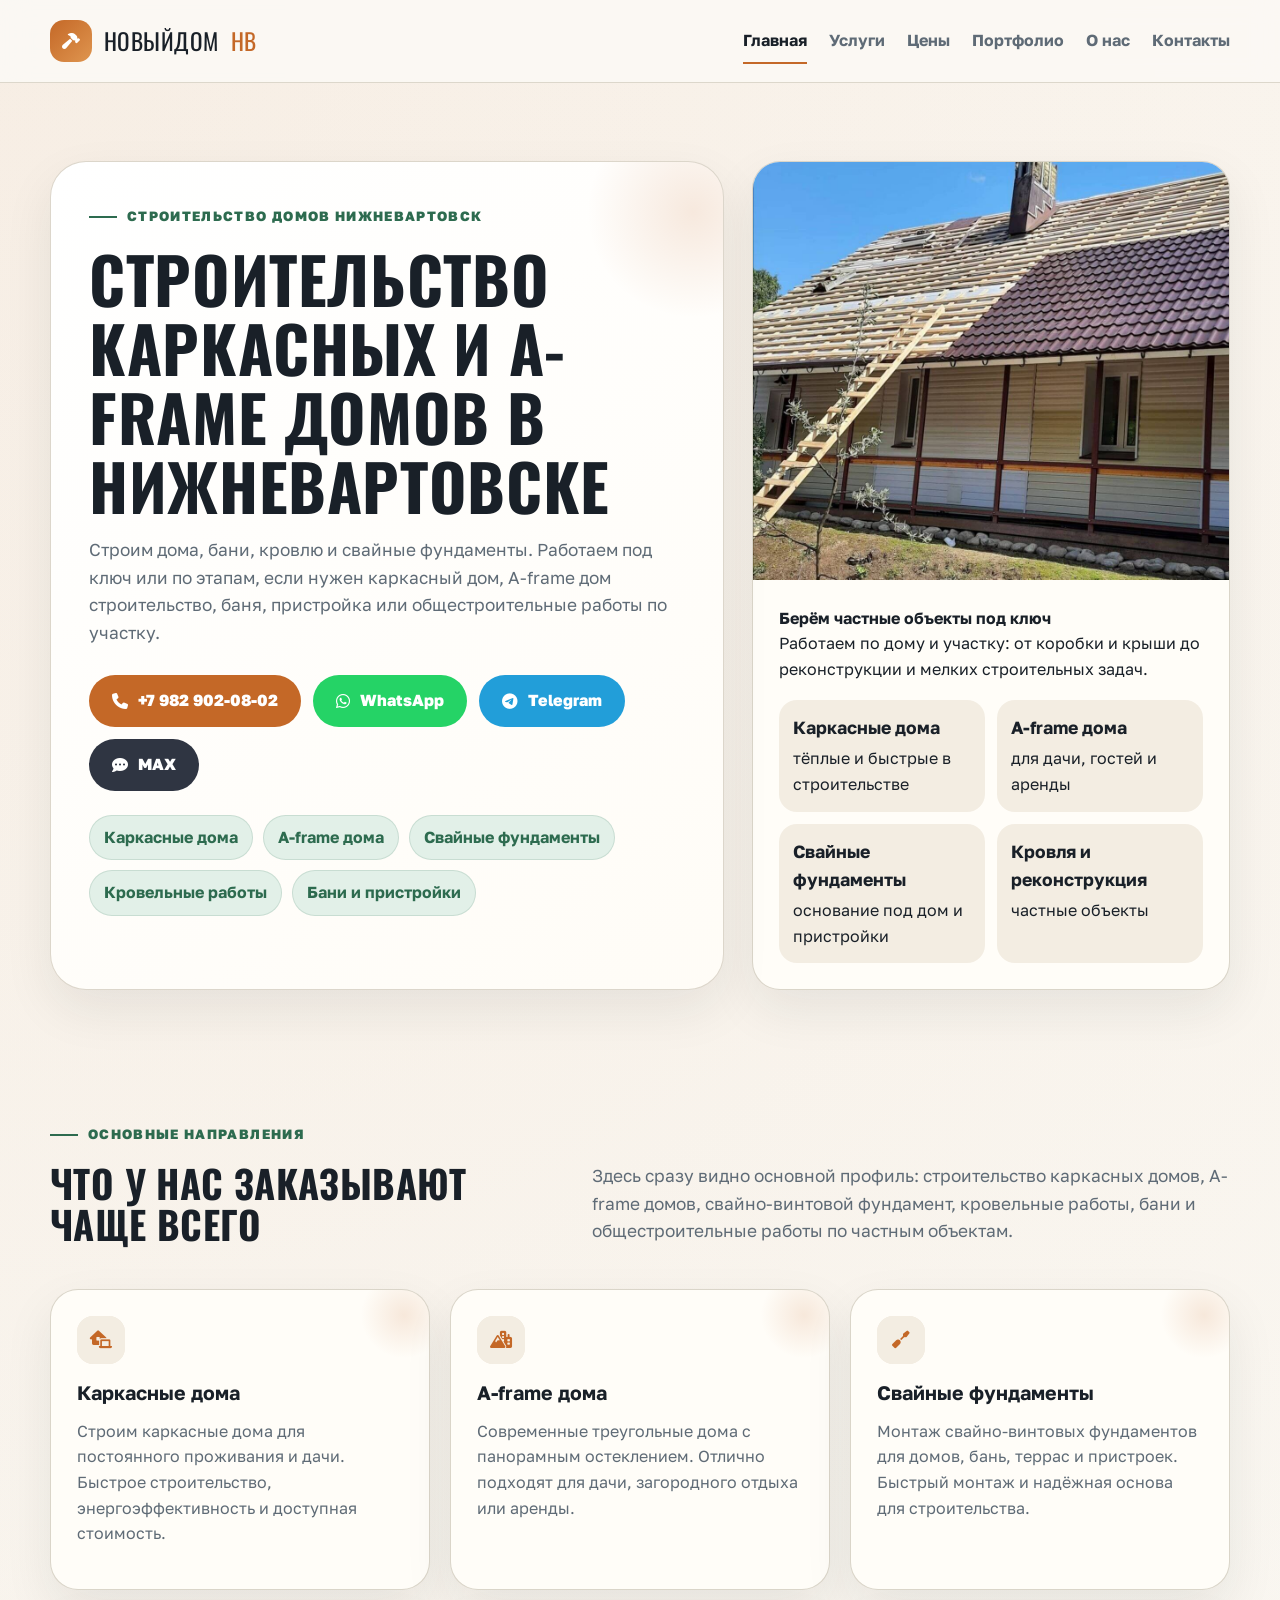
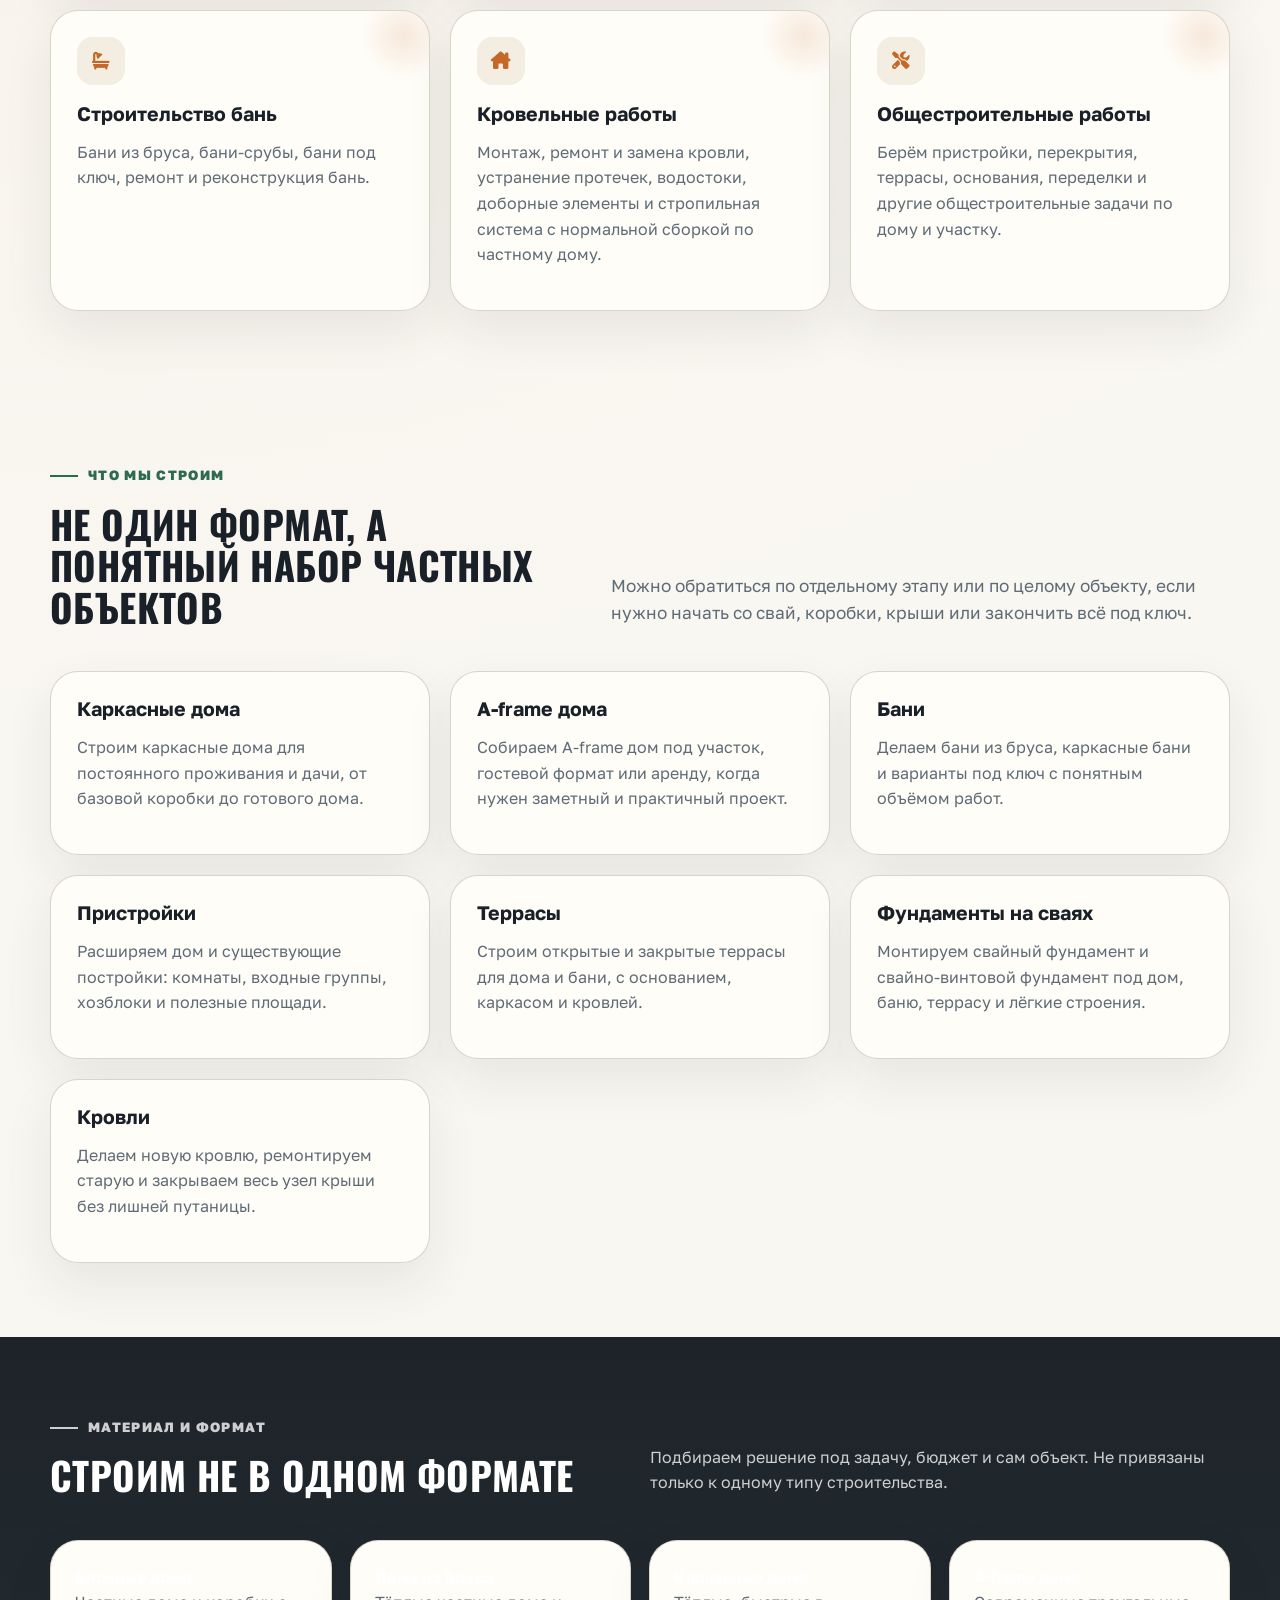
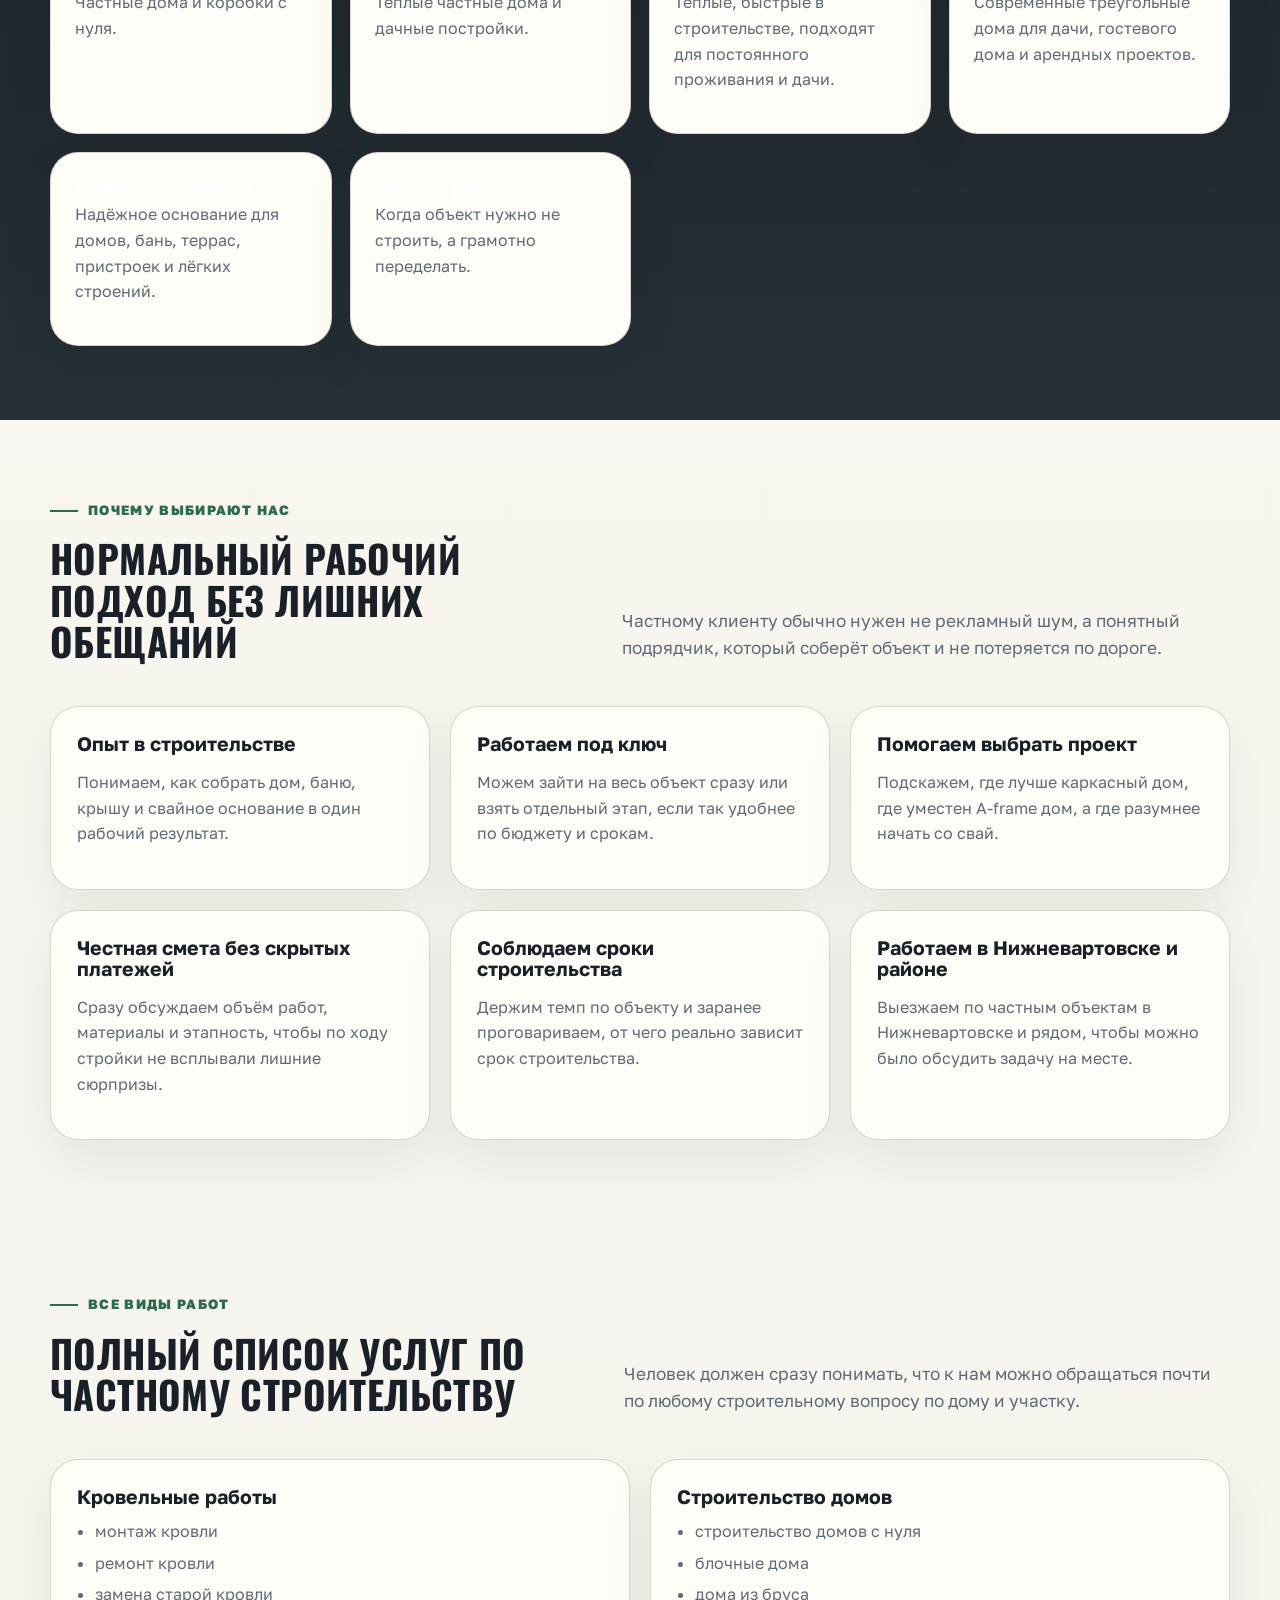
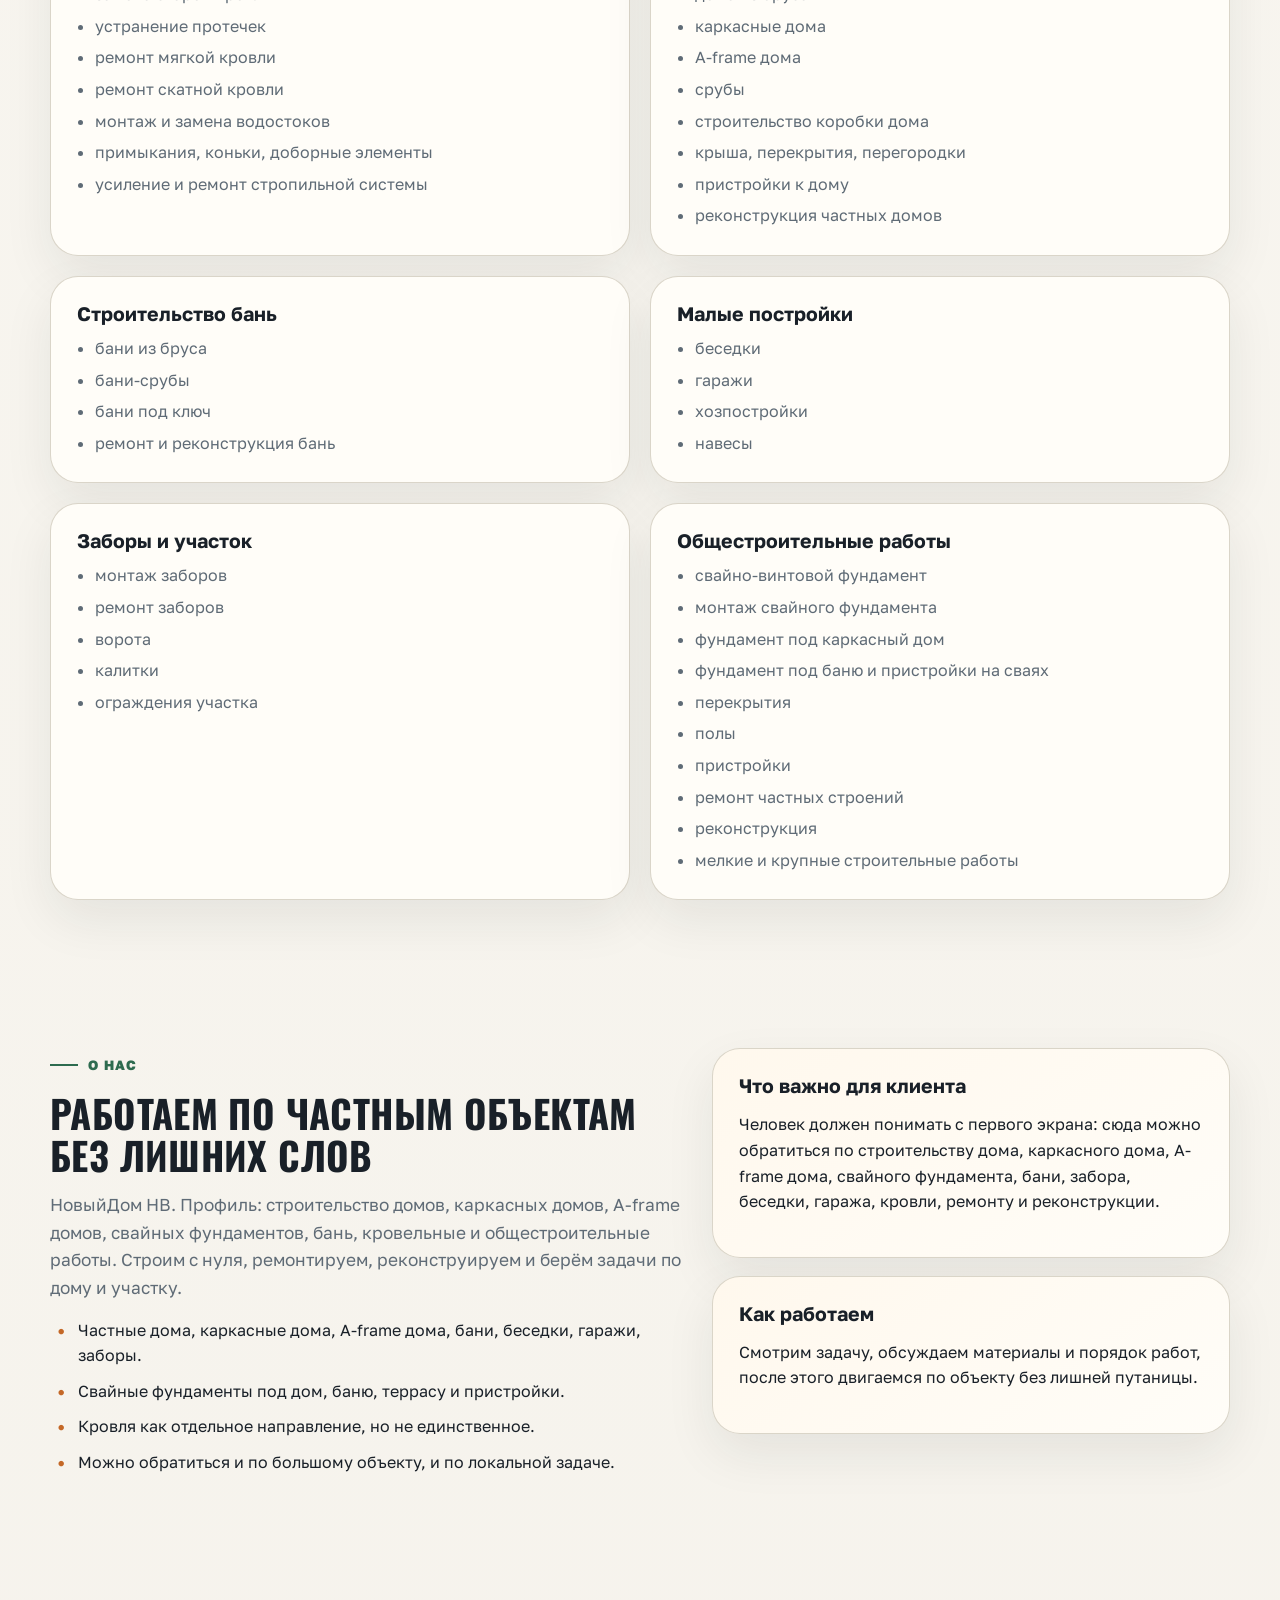
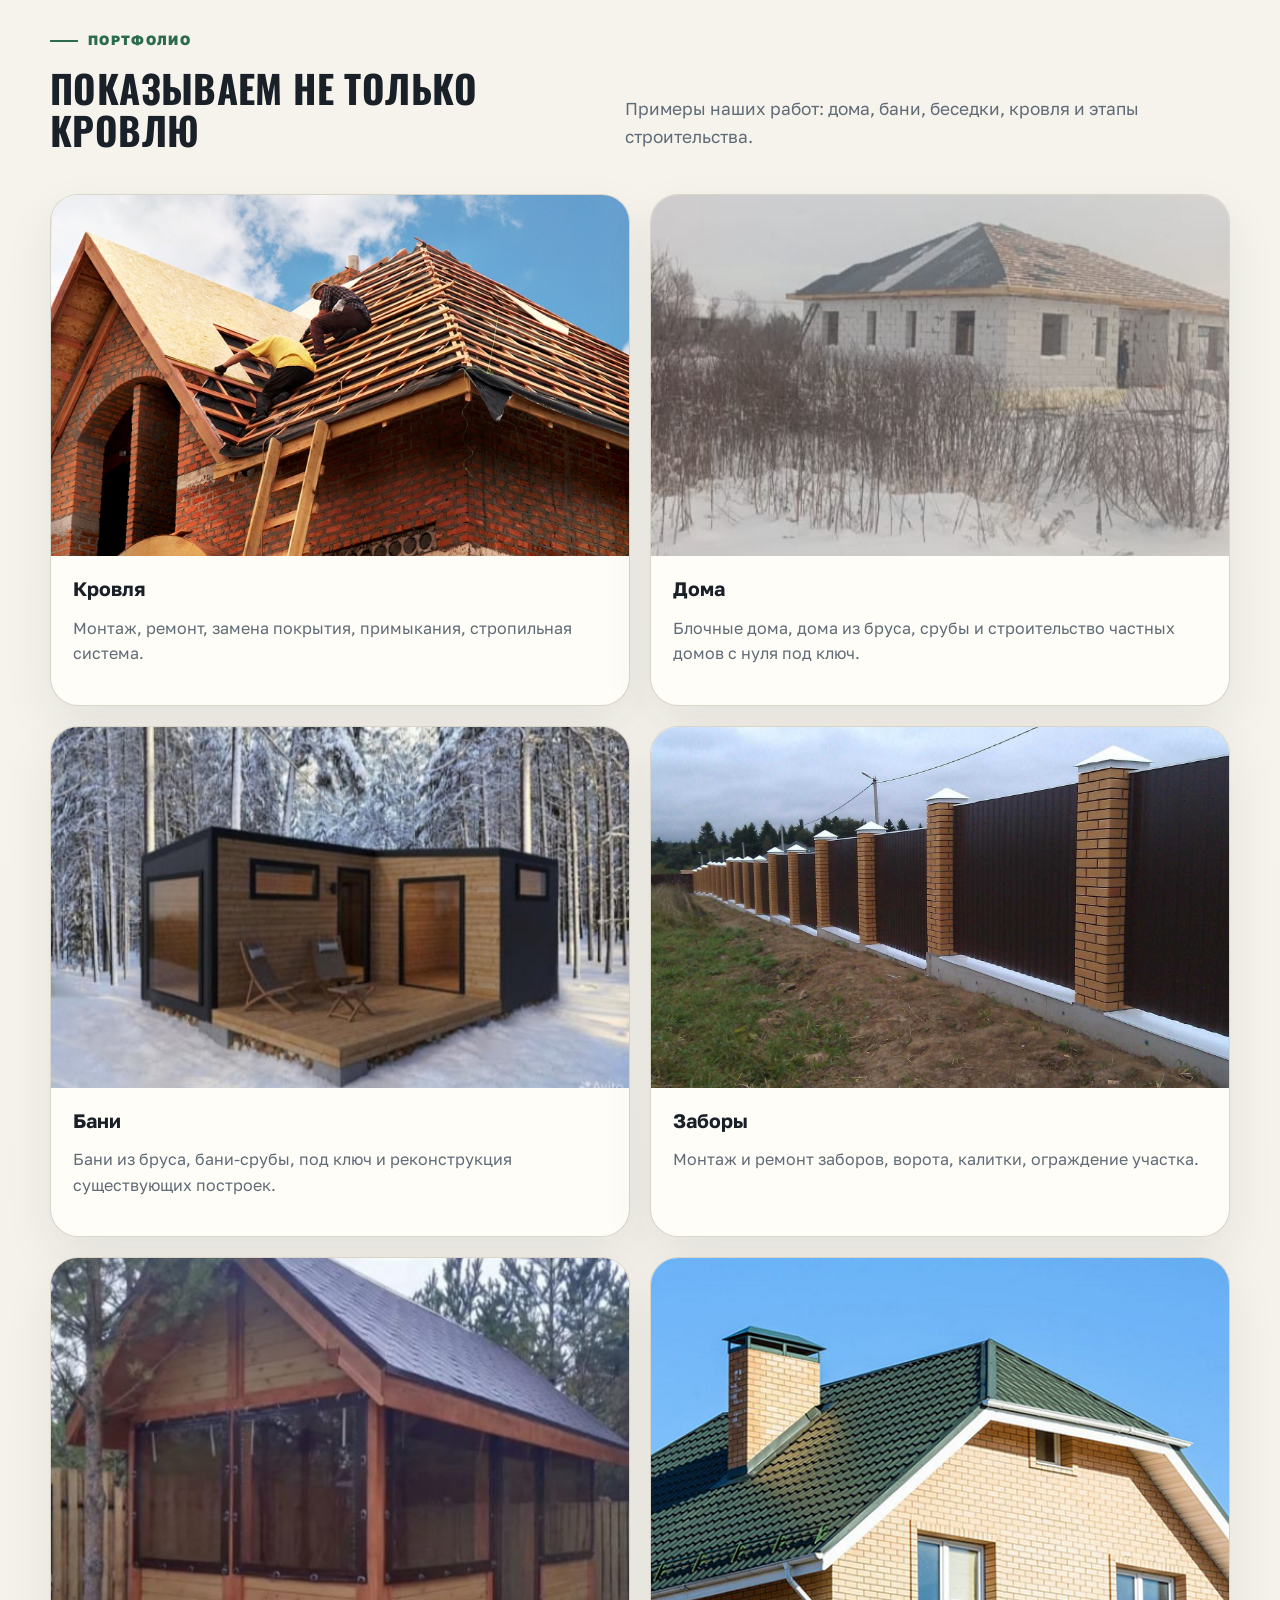
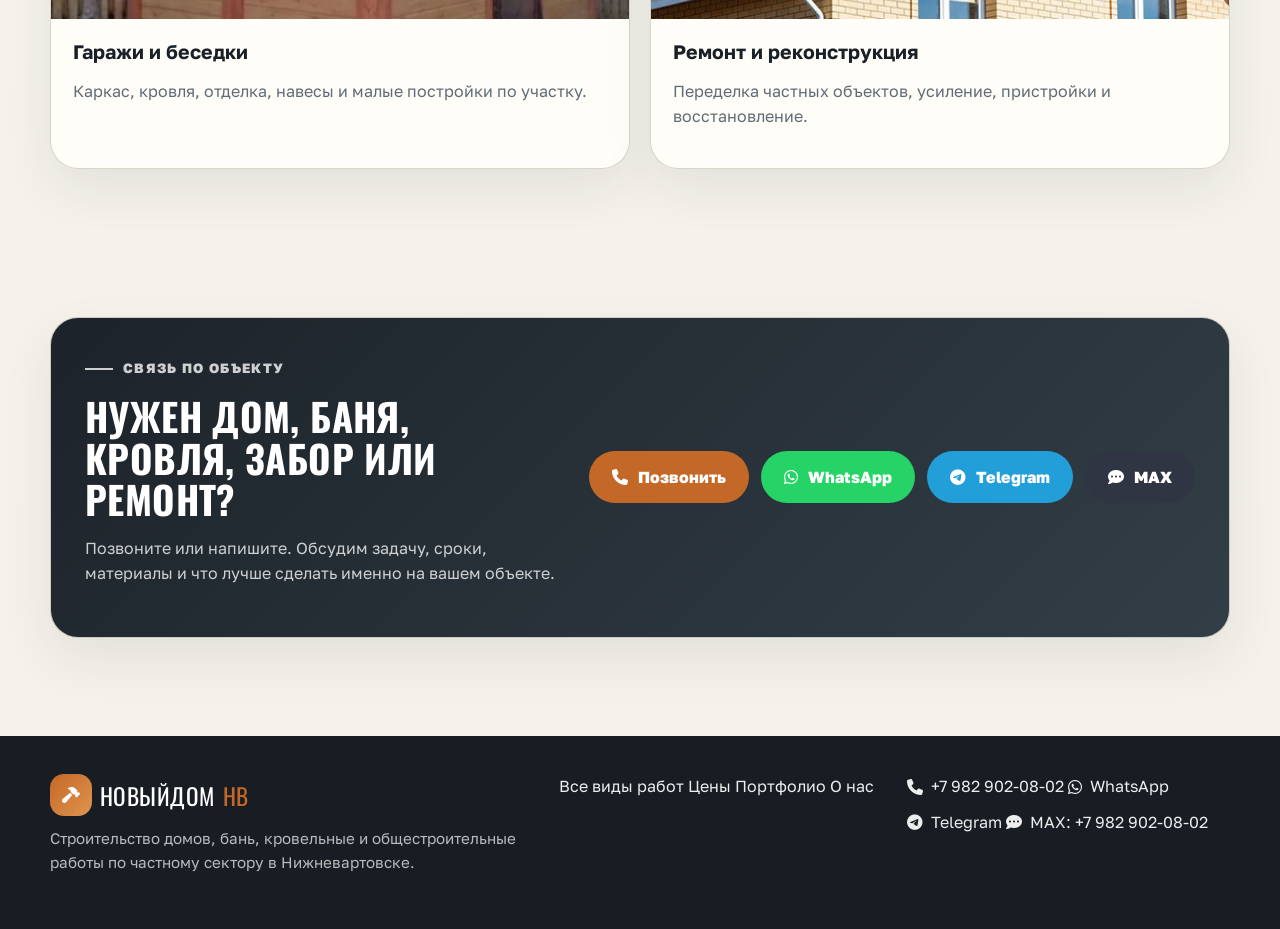
<file: index.html>
<!DOCTYPE html>
<html lang="ru">
<head>
  <meta charset="UTF-8">
  <meta name="viewport" content="width=device-width, initial-scale=1.0">
  <title>Строительство каркасных и A-frame домов в Нижневартовске | Новый Дом НВ</title>
  <meta name="description" content="Строительство каркасных домов, A-frame домов и свайных фундаментов в Нижневартовске. Дома, бани, кровля и общестроительные работы.">
  <meta name="theme-color" content="#1d2329">
  <link rel="preconnect" href="https://fonts.googleapis.com">
  <link rel="preconnect" href="https://fonts.gstatic.com" crossorigin>
  <link href="https://fonts.googleapis.com/css2?family=Golos+Text:wght@400;500;700;800&family=Oswald:wght@500;600;700&display=swap" rel="stylesheet">
  <link rel="stylesheet" href="styles.css">
  <link rel="stylesheet" href="https://cdnjs.cloudflare.com/ajax/libs/font-awesome/6.5.0/css/all.min.css">
</head>
<body>
  <header class="site-header">
    <div class="container nav-wrap">
      <a href="index.html" class="logo">
        <span class="logo-mark"><i class="fa-solid fa-hammer"></i></span>
        <span>НовыйДом</span>
        <span>НВ</span>
      </a>

      <button class="menu-toggle" aria-label="Открыть меню" aria-expanded="false">
        <i class="fa-solid fa-bars"></i>
      </button>

      <nav class="site-nav">
        <a href="index.html" class="active">Главная</a>
        <a href="services.html">Услуги</a>
        <a href="prices.html">Цены</a>
        <a href="portfolio.html">Портфолио</a>
        <a href="about.html">О нас</a>
        <a href="contacts.html">Контакты</a>
      </nav>
    </div>
  </header>

  <main>
    <section class="hero">
      <div class="container hero-grid">
        <div class="hero-copy">
          <p class="eyebrow">Строительство домов Нижневартовск</p>
          <h1>Строительство каркасных и A-frame домов в Нижневартовске</h1>
          <p class="lead">
            Строим дома, бани, кровлю и свайные фундаменты. Работаем под ключ или по этапам,
            если нужен каркасный дом, A-frame дом строительство, баня, пристройка или общестроительные работы по участку.
          </p>

          <div class="hero-actions">
            <a class="btn btn-primary" href="tel:+79829020802">
              <i class="fa-solid fa-phone"></i>
              +7 982 902-08-02
            </a>
            <a class="btn btn-whatsapp" href="https://wa.me/79829020802" target="_blank" rel="noopener">
              <i class="fa-brands fa-whatsapp"></i>
              WhatsApp
            </a>
            <a class="btn btn-telegram" href="https://t.me/+79829020802" target="_blank" rel="noopener">
              <i class="fa-brands fa-telegram"></i>
              Telegram
            </a>
            <a class="btn btn-max" href="https://web.max.ru/" target="_blank" rel="noopener">
              <i class="fa-solid fa-comment-dots"></i>
              MAX
            </a>
          </div>

          <ul class="hero-badges">
            <li>Каркасные дома</li>
            <li>A-frame дома</li>
            <li>Свайные фундаменты</li>
            <li>Кровельные работы</li>
            <li>Бани и пристройки</li>
          </ul>
        </div>

        <aside class="hero-panel">
          <img src="assets/hero-source.jpg" alt="Строительные и кровельные работы">
          <div class="hero-panel-content">
            <strong>Берём частные объекты под ключ</strong>
            <p>Работаем по дому и участку: от коробки и крыши до реконструкции и мелких строительных задач.</p>

            <div class="hero-panel-grid">
              <div>
                <strong>Каркасные дома</strong>
                <span>тёплые и быстрые в строительстве</span>
              </div>
              <div>
                <strong>A-frame дома</strong>
                <span>для дачи, гостей и аренды</span>
              </div>
              <div>
                <strong>Свайные фундаменты</strong>
                <span>основание под дом и пристройки</span>
              </div>
              <div>
                <strong>Кровля и реконструкция</strong>
                <span>частные объекты</span>
              </div>
            </div>
          </div>
        </aside>
      </div>
    </section>

    <section class="section">
      <div class="container">
        <div class="section-heading">
          <div>
            <p class="eyebrow">Основные направления</p>
            <h2>Что у нас заказывают чаще всего</h2>
          </div>
          <p class="section-intro">
            Здесь сразу видно основной профиль: строительство каркасных домов, A-frame домов, свайно-винтовой фундамент,
            кровельные работы, бани и общестроительные работы по частным объектам.
          </p>
        </div>

        <div class="cards three-col">
          <article class="card direction-card">
            <div class="mini-icon"><i class="fa-solid fa-house-laptop"></i></div>
            <h3>Каркасные дома</h3>
            <p>Строим каркасные дома для постоянного проживания и дачи. Быстрое строительство, энергоэффективность и доступная стоимость.</p>
          </article>

          <article class="card direction-card">
            <div class="mini-icon"><i class="fa-solid fa-mountain-city"></i></div>
            <h3>A-frame дома</h3>
            <p>Современные треугольные дома с панорамным остеклением. Отлично подходят для дачи, загородного отдыха или аренды.</p>
          </article>

          <article class="card direction-card">
            <div class="mini-icon"><i class="fa-solid fa-screwdriver"></i></div>
            <h3>Свайные фундаменты</h3>
            <p>Монтаж свайно-винтовых фундаментов для домов, бань, террас и пристроек. Быстрый монтаж и надёжная основа для строительства.</p>
          </article>

          <article class="card direction-card">
            <div class="mini-icon"><i class="fa-solid fa-bath"></i></div>
            <h3>Строительство бань</h3>
            <p>Бани из бруса, бани-срубы, бани под ключ, ремонт и реконструкция бань.</p>
          </article>

          <article class="card direction-card">
            <div class="mini-icon"><i class="fa-solid fa-house-chimney"></i></div>
            <h3>Кровельные работы</h3>
            <p>Монтаж, ремонт и замена кровли, устранение протечек, водостоки, доборные элементы и стропильная система с нормальной сборкой по частному дому.</p>
          </article>

          <article class="card direction-card">
            <div class="mini-icon"><i class="fa-solid fa-screwdriver-wrench"></i></div>
            <h3>Общестроительные работы</h3>
            <p>Берём пристройки, перекрытия, террасы, основания, переделки и другие общестроительные задачи по дому и участку.</p>
          </article>
        </div>
      </div>
    </section>

    <section class="section">
      <div class="container">
        <div class="section-heading">
          <div>
            <p class="eyebrow">Что мы строим</p>
            <h2>Не один формат, а понятный набор частных объектов</h2>
          </div>
          <p class="section-intro">Можно обратиться по отдельному этапу или по целому объекту, если нужно начать со свай, коробки, крыши или закончить всё под ключ.</p>
        </div>

        <div class="cards three-col">
          <article class="card">
            <h3>Каркасные дома</h3>
            <p>Строим каркасные дома для постоянного проживания и дачи, от базовой коробки до готового дома.</p>
          </article>
          <article class="card">
            <h3>A-frame дома</h3>
            <p>Собираем A-frame дом под участок, гостевой формат или аренду, когда нужен заметный и практичный проект.</p>
          </article>
          <article class="card">
            <h3>Бани</h3>
            <p>Делаем бани из бруса, каркасные бани и варианты под ключ с понятным объёмом работ.</p>
          </article>
          <article class="card">
            <h3>Пристройки</h3>
            <p>Расширяем дом и существующие постройки: комнаты, входные группы, хозблоки и полезные площади.</p>
          </article>
          <article class="card">
            <h3>Террасы</h3>
            <p>Строим открытые и закрытые террасы для дома и бани, с основанием, каркасом и кровлей.</p>
          </article>
          <article class="card">
            <h3>Фундаменты на сваях</h3>
            <p>Монтируем свайный фундамент и свайно-винтовой фундамент под дом, баню, террасу и лёгкие строения.</p>
          </article>
          <article class="card">
            <h3>Кровли</h3>
            <p>Делаем новую кровлю, ремонтируем старую и закрываем весь узел крыши без лишней путаницы.</p>
          </article>
        </div>
      </div>
    </section>

    <section class="section section-dark">
      <div class="container">
        <div class="section-heading">
          <div>
            <p class="eyebrow">Материал и формат</p>
            <h2>Строим не в одном формате</h2>
          </div>
          <p>Подбираем решение под задачу, бюджет и сам объект. Не привязаны только к одному типу строительства.</p>
        </div>

        <div class="stats-strip">
          <article class="card dark-card">
            <strong>Блочные дома</strong>
            <p>Частные дома и коробки с нуля.</p>
          </article>
          <article class="card dark-card">
            <strong>Дома из бруса</strong>
            <p>Тёплые частные дома и дачные постройки.</p>
          </article>
          <article class="card dark-card">
            <strong>Каркасные дома</strong>
            <p>Тёплые, быстрые в строительстве, подходят для постоянного проживания и дачи.</p>
          </article>
          <article class="card dark-card">
            <strong>A-frame дома</strong>
            <p>Современные треугольные дома для дачи, гостевого дома и арендных проектов.</p>
          </article>
          <article class="card dark-card">
            <strong>Свайные фундаменты</strong>
            <p>Надёжное основание для домов, бань, террас, пристроек и лёгких строений.</p>
          </article>
          <article class="card dark-card">
            <strong>Ремонт и реконструкция</strong>
            <p>Когда объект нужно не строить, а грамотно переделать.</p>
          </article>
        </div>
      </div>
    </section>

    <section class="section">
      <div class="container">
        <div class="section-heading">
          <div>
            <p class="eyebrow">Почему выбирают нас</p>
            <h2>Нормальный рабочий подход без лишних обещаний</h2>
          </div>
          <p class="section-intro">Частному клиенту обычно нужен не рекламный шум, а понятный подрядчик, который соберёт объект и не потеряется по дороге.</p>
        </div>

        <div class="cards three-col">
          <article class="card">
            <h3>Опыт в строительстве</h3>
            <p>Понимаем, как собрать дом, баню, крышу и свайное основание в один рабочий результат.</p>
          </article>
          <article class="card">
            <h3>Работаем под ключ</h3>
            <p>Можем зайти на весь объект сразу или взять отдельный этап, если так удобнее по бюджету и срокам.</p>
          </article>
          <article class="card">
            <h3>Помогаем выбрать проект</h3>
            <p>Подскажем, где лучше каркасный дом, где уместен A-frame дом, а где разумнее начать со свай.</p>
          </article>
          <article class="card">
            <h3>Честная смета без скрытых платежей</h3>
            <p>Сразу обсуждаем объём работ, материалы и этапность, чтобы по ходу стройки не всплывали лишние сюрпризы.</p>
          </article>
          <article class="card">
            <h3>Соблюдаем сроки строительства</h3>
            <p>Держим темп по объекту и заранее проговариваем, от чего реально зависит срок строительства.</p>
          </article>
          <article class="card">
            <h3>Работаем в Нижневартовске и районе</h3>
            <p>Выезжаем по частным объектам в Нижневартовске и рядом, чтобы можно было обсудить задачу на месте.</p>
          </article>
        </div>
      </div>
    </section>

    <section class="section">
      <div class="container">
        <div class="section-heading">
          <div>
            <p class="eyebrow">Все виды работ</p>
            <h2>Полный список услуг по частному строительству</h2>
          </div>
          <p class="section-intro">Человек должен сразу понимать, что к нам можно обращаться почти по любому строительному вопросу по дому и участку.</p>
        </div>

        <div class="service-groups">
          <article class="service-cluster">
            <h3>Кровельные работы</h3>
            <ul>
              <li>монтаж кровли</li>
              <li>ремонт кровли</li>
              <li>замена старой кровли</li>
              <li>устранение протечек</li>
              <li>ремонт мягкой кровли</li>
              <li>ремонт скатной кровли</li>
              <li>монтаж и замена водостоков</li>
              <li>примыкания, коньки, доборные элементы</li>
              <li>усиление и ремонт стропильной системы</li>
            </ul>
          </article>

          <article class="service-cluster">
            <h3>Строительство домов</h3>
            <ul>
              <li>строительство домов с нуля</li>
              <li>блочные дома</li>
              <li>дома из бруса</li>
              <li>каркасные дома</li>
              <li>A-frame дома</li>
              <li>срубы</li>
              <li>строительство коробки дома</li>
              <li>крыша, перекрытия, перегородки</li>
              <li>пристройки к дому</li>
              <li>реконструкция частных домов</li>
            </ul>
          </article>

          <article class="service-cluster">
            <h3>Строительство бань</h3>
            <ul>
              <li>бани из бруса</li>
              <li>бани-срубы</li>
              <li>бани под ключ</li>
              <li>ремонт и реконструкция бань</li>
            </ul>
          </article>

          <article class="service-cluster">
            <h3>Малые постройки</h3>
            <ul>
              <li>беседки</li>
              <li>гаражи</li>
              <li>хозпостройки</li>
              <li>навесы</li>
            </ul>
          </article>

          <article class="service-cluster">
            <h3>Заборы и участок</h3>
            <ul>
              <li>монтаж заборов</li>
              <li>ремонт заборов</li>
              <li>ворота</li>
              <li>калитки</li>
              <li>ограждения участка</li>
            </ul>
          </article>

          <article class="service-cluster">
            <h3>Общестроительные работы</h3>
            <ul>
              <li>свайно-винтовой фундамент</li>
              <li>монтаж свайного фундамента</li>
              <li>фундамент под каркасный дом</li>
              <li>фундамент под баню и пристройки на сваях</li>
              <li>перекрытия</li>
              <li>полы</li>
              <li>пристройки</li>
              <li>ремонт частных строений</li>
              <li>реконструкция</li>
              <li>мелкие и крупные строительные работы</li>
            </ul>
          </article>
        </div>
      </div>
    </section>

    <section class="section">
      <div class="container about-grid">
        <div>
          <p class="eyebrow">О нас</p>
          <h2>Работаем по частным объектам без лишних слов</h2>
          <p class="lead">
            НовыйДом НВ. Профиль: строительство домов, каркасных домов, A-frame домов, свайных фундаментов,
            бань, кровельные и общестроительные работы. Строим с нуля, ремонтируем, реконструируем и берём задачи по дому и участку.
          </p>
          <ul class="list-check">
            <li>Частные дома, каркасные дома, A-frame дома, бани, беседки, гаражи, заборы.</li>
            <li>Свайные фундаменты под дом, баню, террасу и пристройки.</li>
            <li>Кровля как отдельное направление, но не единственное.</li>
            <li>Можно обратиться и по большому объекту, и по локальной задаче.</li>
          </ul>
        </div>

        <div class="about-note">
          <article class="info-panel">
            <h3>Что важно для клиента</h3>
            <p>Человек должен понимать с первого экрана: сюда можно обратиться по строительству дома, каркасного дома, A-frame дома, свайного фундамента, бани, забора, беседки, гаража, кровли, ремонту и реконструкции.</p>
          </article>
          <article class="info-panel">
            <h3>Как работаем</h3>
            <p>Смотрим задачу, обсуждаем материалы и порядок работ, после этого двигаемся по объекту без лишней путаницы.</p>
          </article>
        </div>
      </div>
    </section>

    <section class="section">
      <div class="container">
        <div class="section-heading">
          <div>
            <p class="eyebrow">Портфолио</p>
            <h2>Показываем не только кровлю</h2>
          </div>
          <p class="section-intro">Примеры наших работ: дома, бани, беседки, кровля и этапы строительства.</p>
        </div>

        <div class="portfolio-gallery">
          <article class="photo-card">
            <img src="assets/r-1.jpg" alt="Кровельные работы">
            <div class="photo-card-content">
              <h3>Кровля</h3>
              <p class="portfolio-copy">Монтаж, ремонт, замена покрытия, примыкания, стропильная система.</p>
            </div>
          </article>
          <article class="photo-card">
            <img src="images/portfolio/1.jpg" alt="Строительство дома из блока">
            <div class="photo-card-content">
              <h3>Дома</h3>
              <p class="portfolio-copy">Блочные дома, дома из бруса, срубы и строительство частных домов с нуля под ключ.</p>
            </div>
          </article>
          <article class="photo-card">
            <img src="images/portfolio/6.jpg" alt="Современная баня с террасой">
            <div class="photo-card-content">
              <h3>Бани</h3>
              <p class="portfolio-copy">Бани из бруса, бани-срубы, под ключ и реконструкция существующих построек.</p>
            </div>
          </article>
          <article class="photo-card">
            <img src="assets/zabor-1.jpg" alt="Заборы и ограждения">
            <div class="photo-card-content">
              <h3>Заборы</h3>
              <p class="portfolio-copy">Монтаж и ремонт заборов, ворота, калитки, ограждение участка.</p>
            </div>
          </article>
          <article class="photo-card">
            <img src="images/portfolio/8.jpg" alt="Закрытая беседка">
            <div class="photo-card-content">
              <h3>Гаражи и беседки</h3>
              <p class="portfolio-copy">Каркас, кровля, отделка, навесы и малые постройки по участку.</p>
            </div>
          </article>
          <article class="photo-card">
            <img src="assets/kompl-2.jpg" alt="Ремонт и реконструкция">
            <div class="photo-card-content">
              <h3>Ремонт и реконструкция</h3>
              <p class="portfolio-copy">Переделка частных объектов, усиление, пристройки и восстановление.</p>
            </div>
          </article>
        </div>
      </div>
    </section>

    <section class="section">
      <div class="container cta-box">
        <div>
          <p class="eyebrow">Связь по объекту</p>
          <h2>Нужен дом, баня, кровля, забор или ремонт?</h2>
          <p>Позвоните или напишите. Обсудим задачу, сроки, материалы и что лучше сделать именно на вашем объекте.</p>
        </div>
        <div class="cta-actions">
          <a class="btn btn-primary" href="tel:+79829020802">
            <i class="fa-solid fa-phone"></i>
            Позвонить
          </a>
          <a class="btn btn-whatsapp" href="https://wa.me/79829020802" target="_blank" rel="noopener">
            <i class="fa-brands fa-whatsapp"></i>
            WhatsApp
          </a>
          <a class="btn btn-telegram" href="https://t.me/+79829020802" target="_blank" rel="noopener">
            <i class="fa-brands fa-telegram"></i>
            Telegram
          </a>
          <a class="btn btn-max" href="https://web.max.ru/" target="_blank" rel="noopener">
            <i class="fa-solid fa-comment-dots"></i>
            MAX
          </a>
        </div>
      </div>
    </section>
  </main>

  <footer class="site-footer">
    <div class="container footer-grid">
      <div>
        <a href="index.html" class="logo">
          <span class="logo-mark"><i class="fa-solid fa-hammer"></i></span>
          <span>НовыйДом</span>
          <span>НВ</span>
        </a>
        <p class="footer-note">Строительство домов, бань, кровельные и общестроительные работы по частному сектору в Нижневартовске.</p>
      </div>
      <div>
        <a href="services.html">Все виды работ</a>
        <a href="prices.html">Цены</a>
        <a href="portfolio.html">Портфолио</a>
        <a href="about.html">О нас</a>
      </div>
      <div>
        <a href="tel:+79829020802"><i class="fa-solid fa-phone"></i> +7 982 902-08-02</a>
        <a href="https://wa.me/79829020802" target="_blank" rel="noopener"><i class="fa-brands fa-whatsapp"></i> WhatsApp</a>
        <a href="https://t.me/+79829020802" target="_blank" rel="noopener"><i class="fa-brands fa-telegram"></i> Telegram</a>
        <a href="https://web.max.ru/" target="_blank" rel="noopener"><i class="fa-solid fa-comment-dots"></i> MAX: +7 982 902-08-02</a>
      </div>
    </div>
  </footer>

  <script src="script.js"></script>
</body>
</html>
</file>
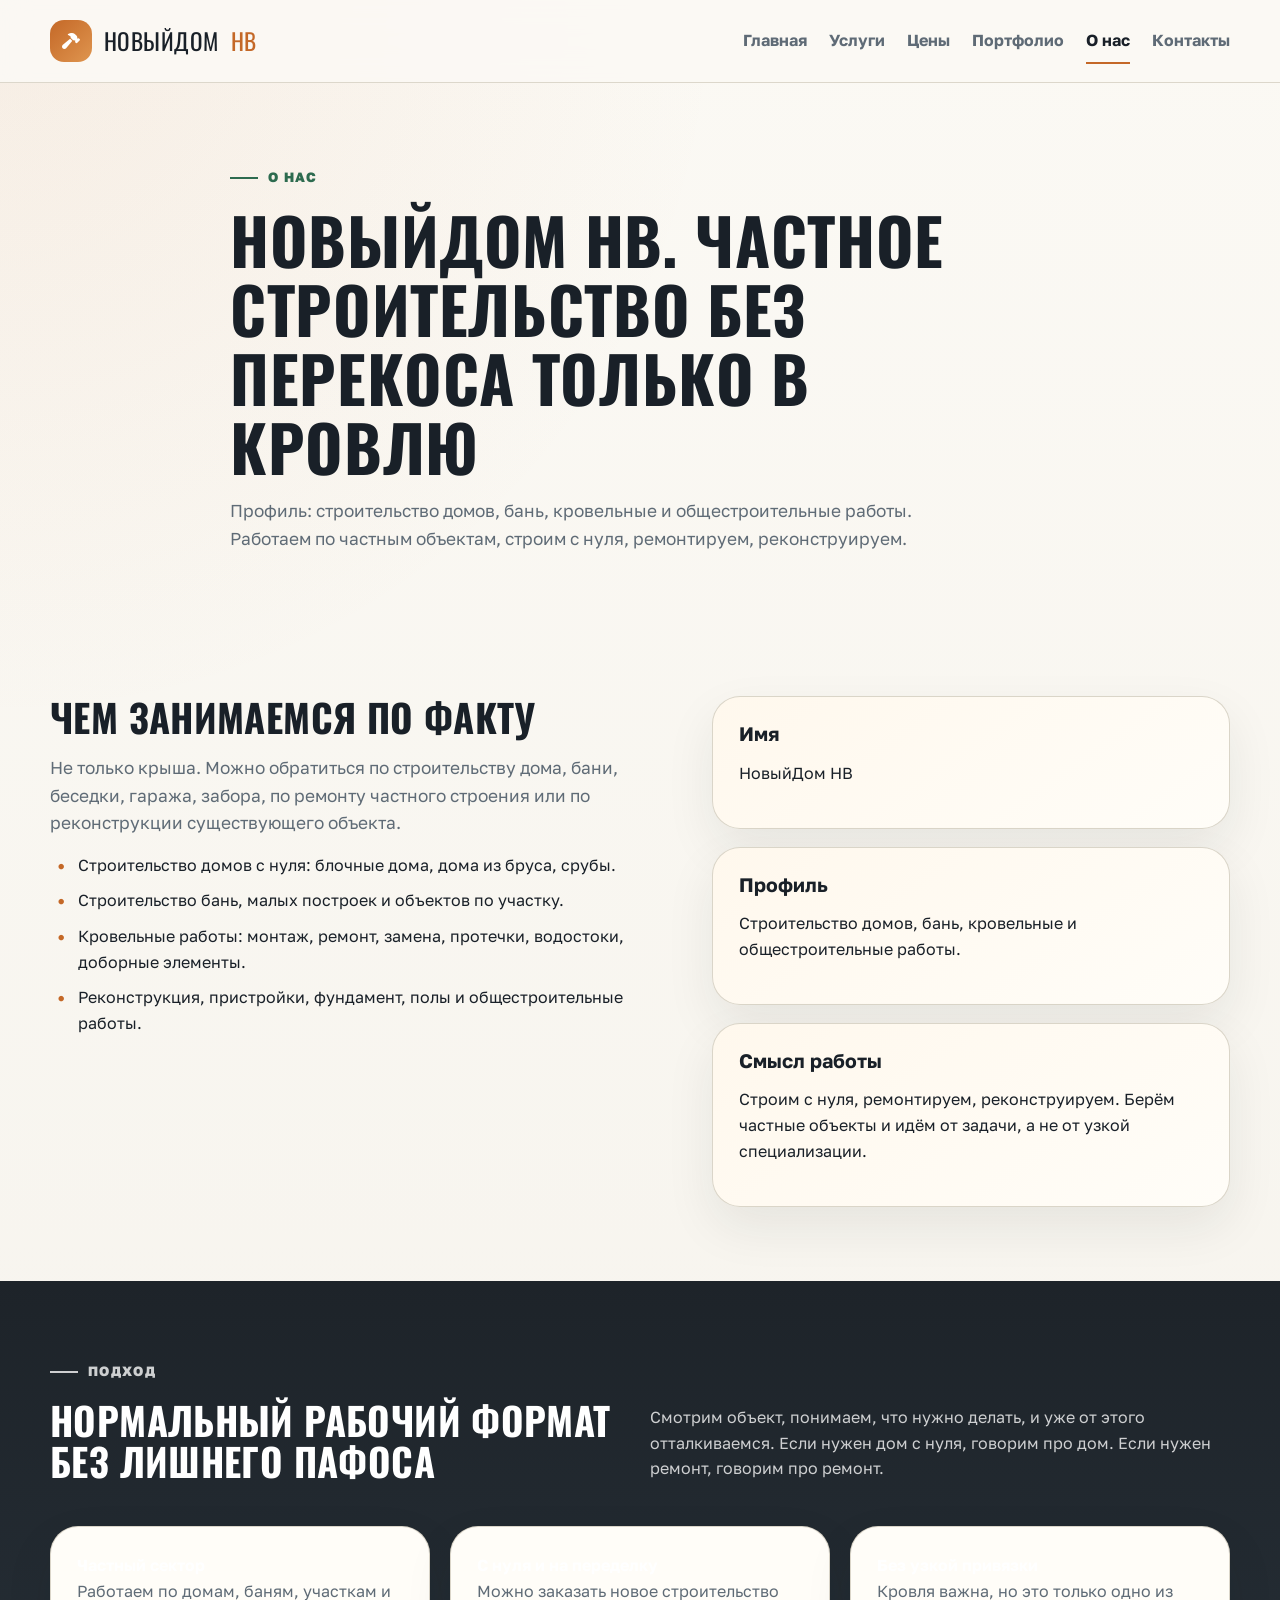
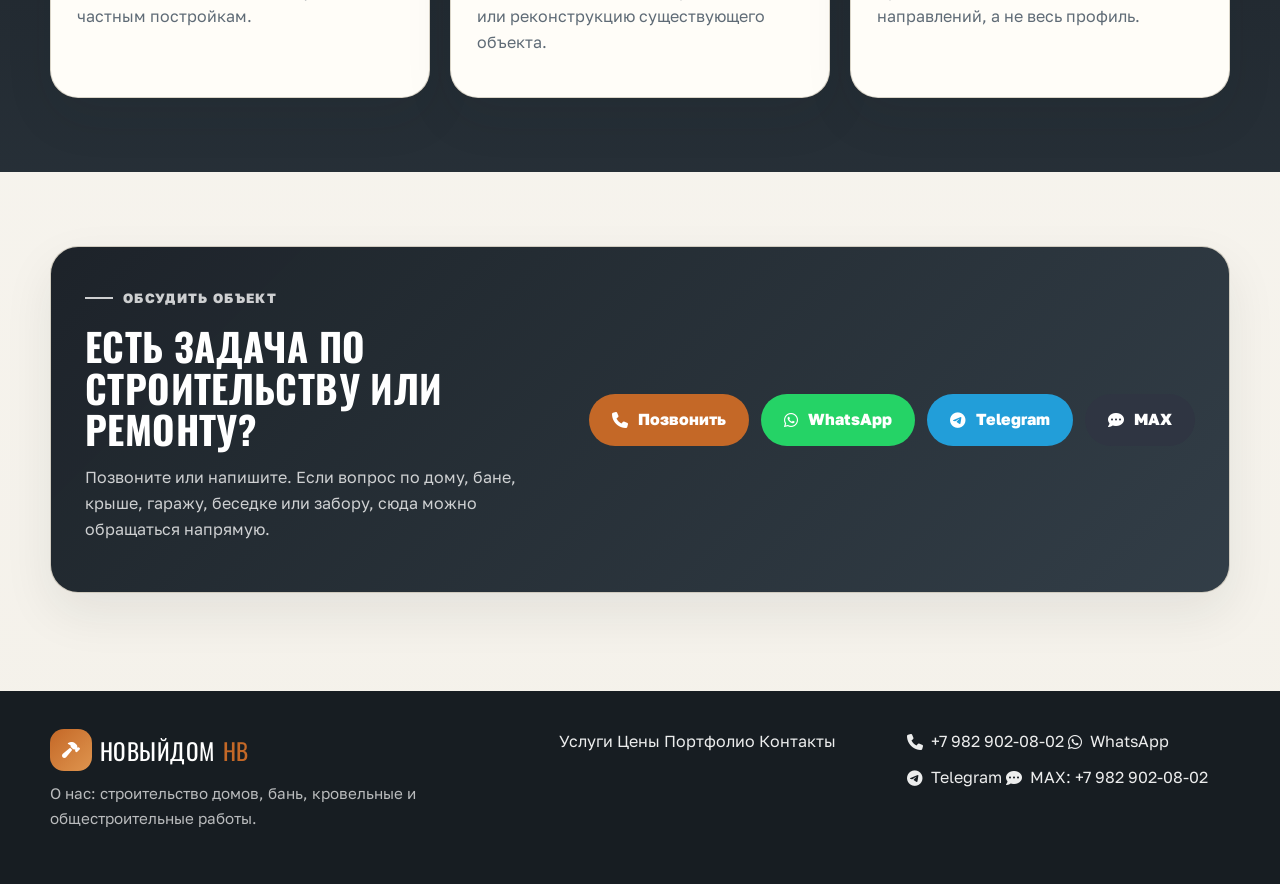
<file: about.html>
<!DOCTYPE html>
<html lang="ru">
<head>
  <meta charset="UTF-8">
  <meta name="viewport" content="width=device-width, initial-scale=1.0">
  <title>О нас | НовыйДом НВ</title>
  <meta name="description" content="НовыйДом НВ. Строительство домов, бань, кровельные и общестроительные работы в Нижневартовске. Строим с нуля, ремонтируем и реконструируем частные объекты.">
  <meta name="theme-color" content="#1d2329">
  <link rel="preconnect" href="https://fonts.googleapis.com">
  <link rel="preconnect" href="https://fonts.gstatic.com" crossorigin>
  <link href="https://fonts.googleapis.com/css2?family=Golos+Text:wght@400;500;700;800&family=Oswald:wght@500;600;700&display=swap" rel="stylesheet">
  <link rel="stylesheet" href="styles.css">
  <link rel="stylesheet" href="https://cdnjs.cloudflare.com/ajax/libs/font-awesome/6.5.0/css/all.min.css">
</head>
<body>
  <header class="site-header">
    <div class="container nav-wrap">
      <a href="index.html" class="logo">
        <span class="logo-mark"><i class="fa-solid fa-hammer"></i></span>
        <span>НовыйДом</span>
        <span>НВ</span>
      </a>
      <button class="menu-toggle" aria-label="Открыть меню" aria-expanded="false">
        <i class="fa-solid fa-bars"></i>
      </button>
      <nav class="site-nav">
        <a href="index.html">Главная</a>
        <a href="services.html">Услуги</a>
        <a href="prices.html">Цены</a>
        <a href="portfolio.html">Портфолио</a>
        <a href="about.html" class="active">О нас</a>
        <a href="contacts.html">Контакты</a>
      </nav>
    </div>
  </header>

  <main>
    <section class="page-hero">
      <div class="container narrow">
        <p class="eyebrow">О нас</p>
        <h1>НовыйДом НВ. Частное строительство без перекоса только в кровлю</h1>
        <p class="lead">Профиль: строительство домов, бань, кровельные и общестроительные работы. Работаем по частным объектам, строим с нуля, ремонтируем, реконструируем.</p>
      </div>
    </section>

    <section class="section">
      <div class="container about-grid">
        <div>
          <h2>Чем занимаемся по факту</h2>
          <p class="lead">Не только крыша. Можно обратиться по строительству дома, бани, беседки, гаража, забора, по ремонту частного строения или по реконструкции существующего объекта.</p>
          <ul class="list-check">
            <li>Строительство домов с нуля: блочные дома, дома из бруса, срубы.</li>
            <li>Строительство бань, малых построек и объектов по участку.</li>
            <li>Кровельные работы: монтаж, ремонт, замена, протечки, водостоки, доборные элементы.</li>
            <li>Реконструкция, пристройки, фундамент, полы и общестроительные работы.</li>
          </ul>
        </div>

        <div class="about-note">
          <article class="info-panel">
            <h3>Имя</h3>
            <p>НовыйДом НВ</p>
          </article>
          <article class="info-panel">
            <h3>Профиль</h3>
            <p>Строительство домов, бань, кровельные и общестроительные работы.</p>
          </article>
          <article class="info-panel">
            <h3>Смысл работы</h3>
            <p>Строим с нуля, ремонтируем, реконструируем. Берём частные объекты и идём от задачи, а не от узкой специализации.</p>
          </article>
        </div>
      </div>
    </section>

    <section class="section section-dark">
      <div class="container">
        <div class="section-heading">
          <div>
            <p class="eyebrow">Подход</p>
            <h2>Нормальный рабочий формат без лишнего пафоса</h2>
          </div>
          <p>Смотрим объект, понимаем, что нужно делать, и уже от этого отталкиваемся. Если нужен дом с нуля, говорим про дом. Если нужен ремонт, говорим про ремонт.</p>
        </div>

        <div class="cards three-col">
          <article class="card dark-card">
            <strong>Частный сектор</strong>
            <p>Работаем по домам, баням, участкам и частным постройкам.</p>
          </article>
          <article class="card dark-card">
            <strong>С нуля и на переделку</strong>
            <p>Можно заказать новое строительство или реконструкцию существующего объекта.</p>
          </article>
          <article class="card dark-card">
            <strong>Без узкой привязки</strong>
            <p>Кровля важна, но это только одно из направлений, а не весь профиль.</p>
          </article>
        </div>
      </div>
    </section>

    <section class="section">
      <div class="container cta-box">
        <div>
          <p class="eyebrow">Обсудить объект</p>
          <h2>Есть задача по строительству или ремонту?</h2>
          <p>Позвоните или напишите. Если вопрос по дому, бане, крыше, гаражу, беседке или забору, сюда можно обращаться напрямую.</p>
        </div>
        <div class="cta-actions">
          <a class="btn btn-primary" href="tel:+79829020802"><i class="fa-solid fa-phone"></i> Позвонить</a>
          <a class="btn btn-whatsapp" href="https://wa.me/79829020802" target="_blank" rel="noopener"><i class="fa-brands fa-whatsapp"></i> WhatsApp</a>
          <a class="btn btn-telegram" href="https://t.me/+79829020802" target="_blank" rel="noopener"><i class="fa-brands fa-telegram"></i> Telegram</a>
          <a class="btn btn-max" href="https://web.max.ru/" target="_blank" rel="noopener"><i class="fa-solid fa-comment-dots"></i> MAX</a>
        </div>
      </div>
    </section>
  </main>

  <footer class="site-footer">
    <div class="container footer-grid">
      <div>
        <a href="index.html" class="logo">
          <span class="logo-mark"><i class="fa-solid fa-hammer"></i></span>
          <span>НовыйДом</span>
          <span>НВ</span>
        </a>
        <p class="footer-note">О нас: строительство домов, бань, кровельные и общестроительные работы.</p>
      </div>
      <div>
        <a href="services.html">Услуги</a>
        <a href="prices.html">Цены</a>
        <a href="portfolio.html">Портфолио</a>
        <a href="contacts.html">Контакты</a>
      </div>
      <div>
        <a href="tel:+79829020802"><i class="fa-solid fa-phone"></i> +7 982 902-08-02</a>
        <a href="https://wa.me/79829020802" target="_blank" rel="noopener"><i class="fa-brands fa-whatsapp"></i> WhatsApp</a>
        <a href="https://t.me/+79829020802" target="_blank" rel="noopener"><i class="fa-brands fa-telegram"></i> Telegram</a>
        <a href="https://web.max.ru/" target="_blank" rel="noopener"><i class="fa-solid fa-comment-dots"></i> MAX: +7 982 902-08-02</a>
      </div>
    </div>
  </footer>

  <script src="script.js"></script>
</body>
</html>
</file>
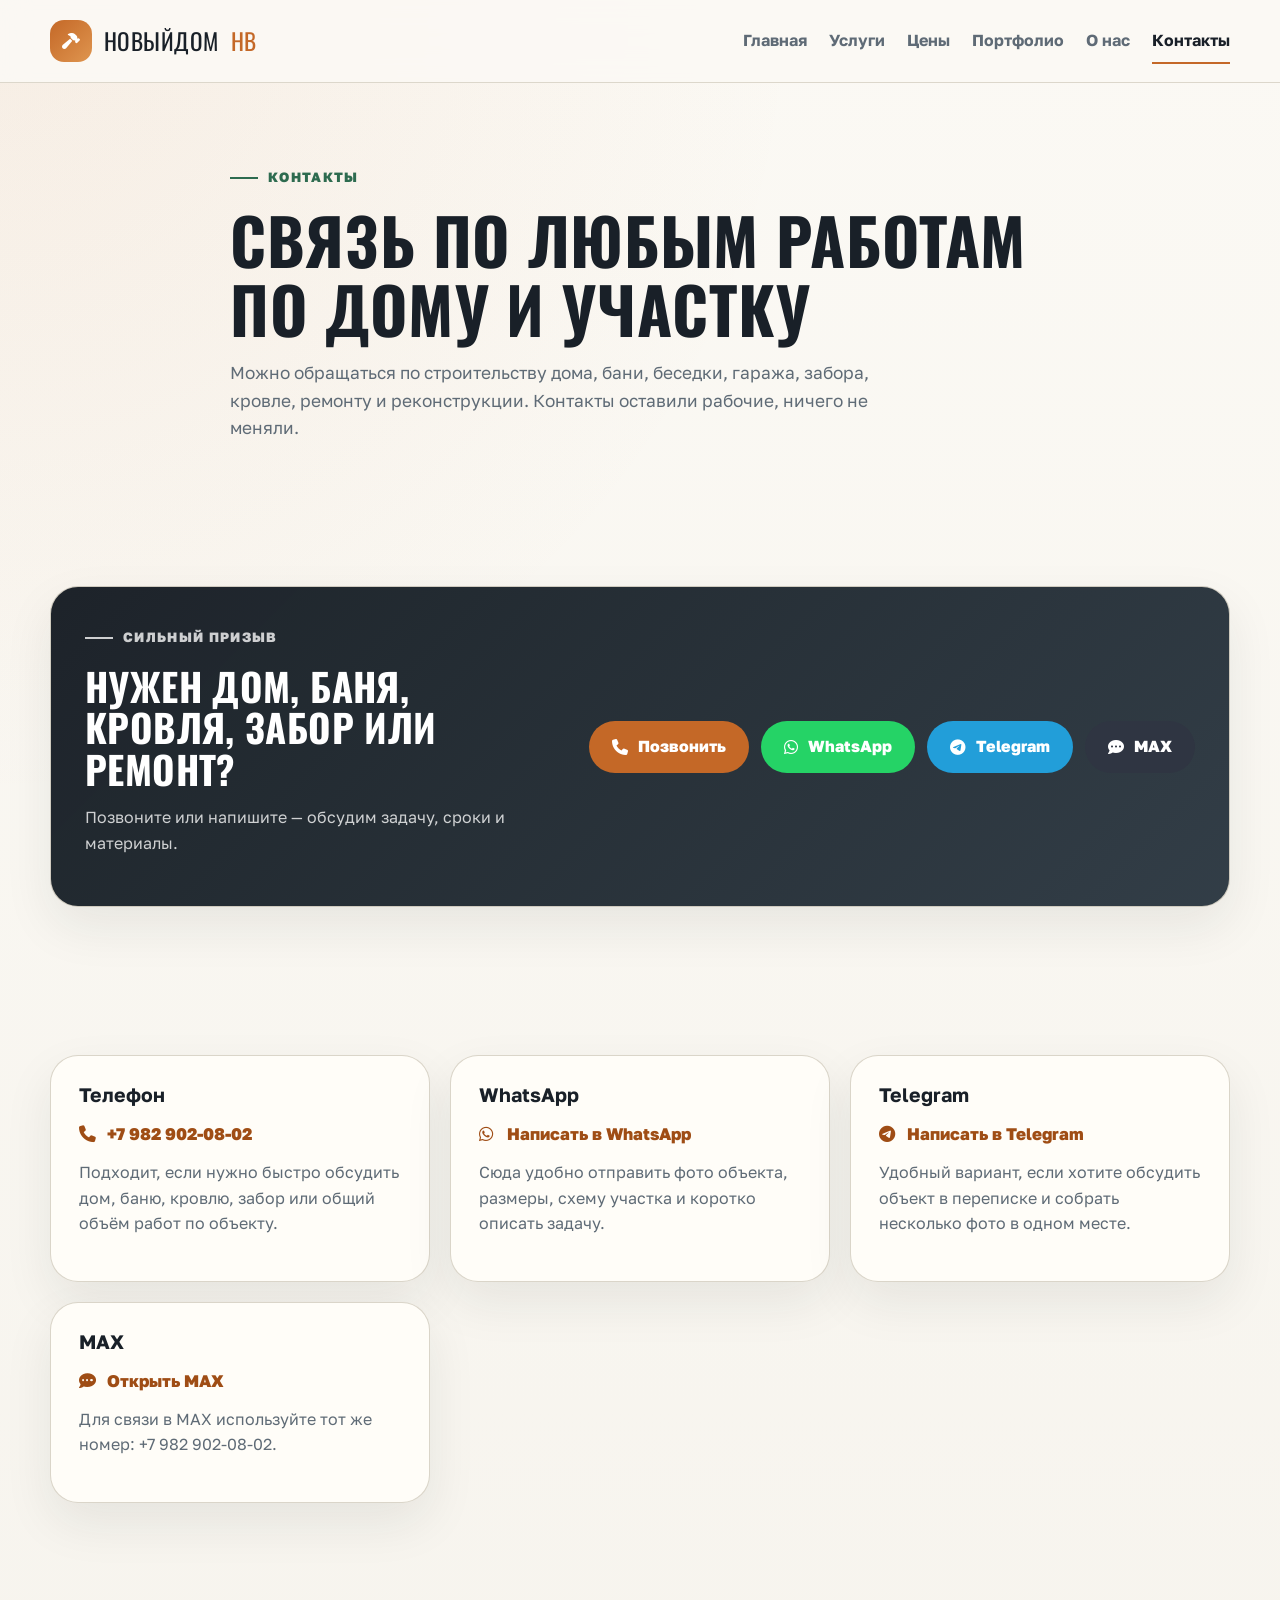
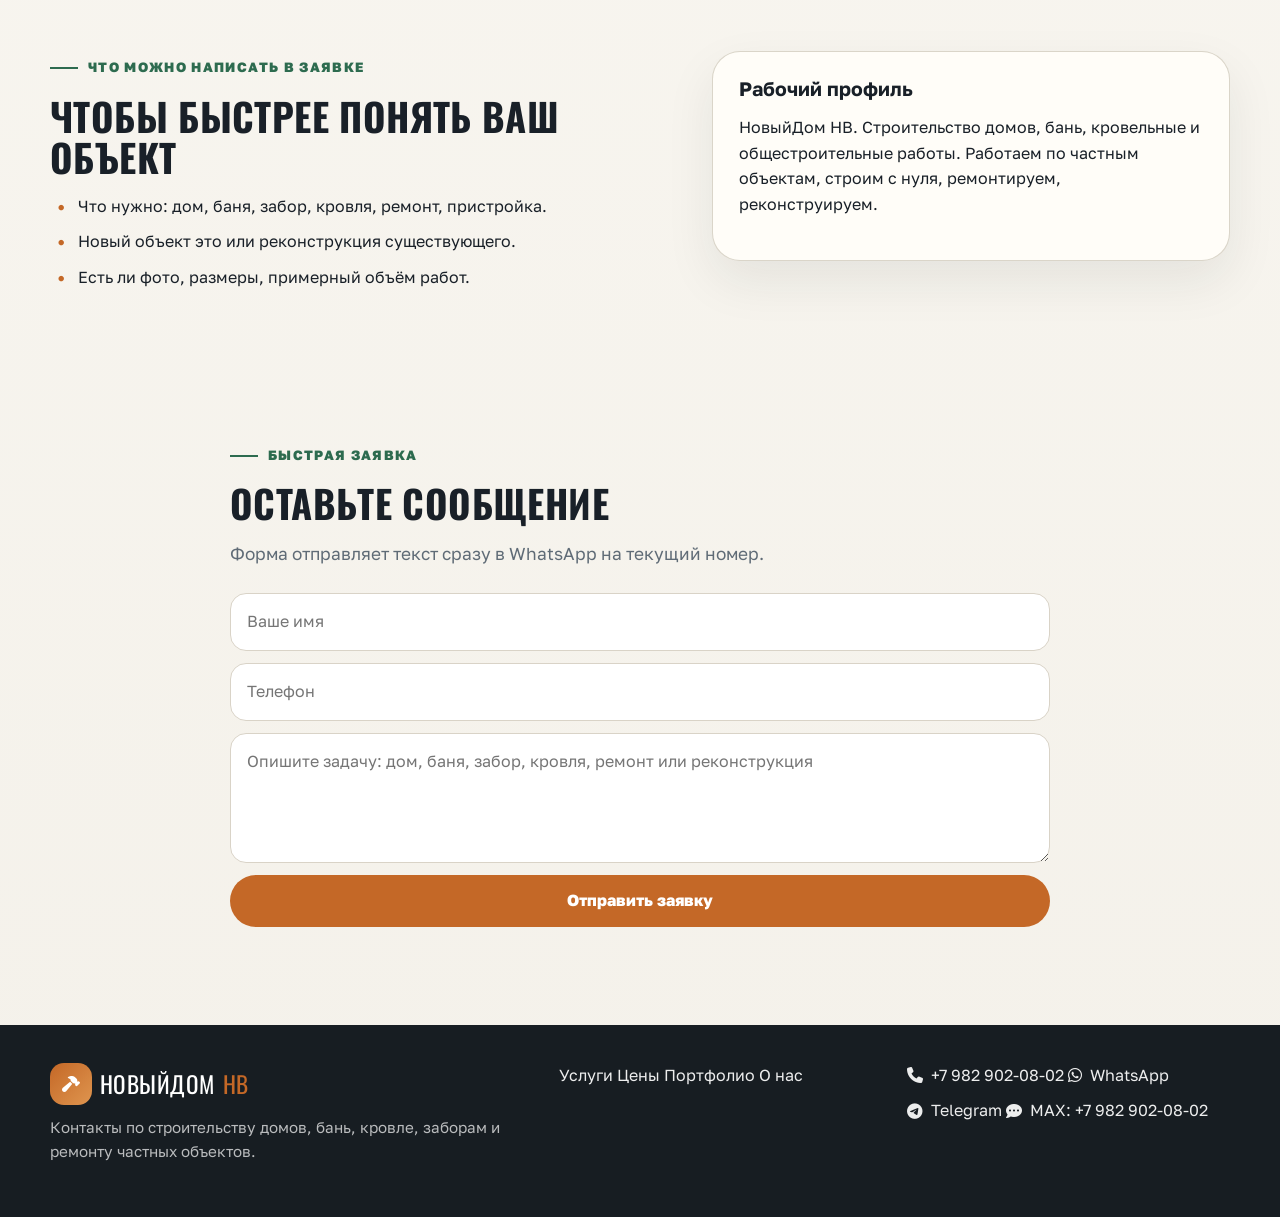
<file: contacts.html>
<!DOCTYPE html>
<html lang="ru">
<head>
  <meta charset="UTF-8">
  <meta name="viewport" content="width=device-width, initial-scale=1.0">
  <title>Контакты по строительству и кровле | НовыйДом НВ</title>
  <meta name="description" content="Контакты компании НовыйДом НВ по строительству домов, бань, гаражей, беседок, заборов, кровле, ремонту и реконструкции в Нижневартовске.">
  <meta name="theme-color" content="#1d2329">
  <link rel="preconnect" href="https://fonts.googleapis.com">
  <link rel="preconnect" href="https://fonts.gstatic.com" crossorigin>
  <link href="https://fonts.googleapis.com/css2?family=Golos+Text:wght@400;500;700;800&family=Oswald:wght@500;600;700&display=swap" rel="stylesheet">
  <link rel="stylesheet" href="styles.css">
  <link rel="stylesheet" href="https://cdnjs.cloudflare.com/ajax/libs/font-awesome/6.5.0/css/all.min.css">
</head>
<body>
  <header class="site-header">
    <div class="container nav-wrap">
      <a href="index.html" class="logo">
        <span class="logo-mark"><i class="fa-solid fa-hammer"></i></span>
        <span>НовыйДом</span>
        <span>НВ</span>
      </a>
      <button class="menu-toggle" aria-label="Открыть меню" aria-expanded="false">
        <i class="fa-solid fa-bars"></i>
      </button>
      <nav class="site-nav">
        <a href="index.html">Главная</a>
        <a href="services.html">Услуги</a>
        <a href="prices.html">Цены</a>
        <a href="portfolio.html">Портфолио</a>
        <a href="about.html">О нас</a>
        <a href="contacts.html" class="active">Контакты</a>
      </nav>
    </div>
  </header>

  <main>
    <section class="page-hero">
      <div class="container narrow">
        <p class="eyebrow">Контакты</p>
        <h1>Связь по любым работам по дому и участку</h1>
        <p class="lead">Можно обращаться по строительству дома, бани, беседки, гаража, забора, кровле, ремонту и реконструкции. Контакты оставили рабочие, ничего не меняли.</p>
      </div>
    </section>

    <section class="section">
      <div class="container cta-box">
        <div>
          <p class="eyebrow">Сильный призыв</p>
          <h2>Нужен дом, баня, кровля, забор или ремонт?</h2>
          <p>Позвоните или напишите — обсудим задачу, сроки и материалы.</p>
        </div>
        <div class="cta-actions">
          <a class="btn btn-primary" href="tel:+79829020802"><i class="fa-solid fa-phone"></i> Позвонить</a>
          <a class="btn btn-whatsapp" href="https://wa.me/79829020802" target="_blank" rel="noopener"><i class="fa-brands fa-whatsapp"></i> WhatsApp</a>
          <a class="btn btn-telegram" href="https://t.me/+79829020802" target="_blank" rel="noopener"><i class="fa-brands fa-telegram"></i> Telegram</a>
          <a class="btn btn-max" href="https://web.max.ru/" target="_blank" rel="noopener"><i class="fa-solid fa-comment-dots"></i> MAX</a>
        </div>
      </div>
    </section>

    <section class="section">
      <div class="container contact-grid">
        <article class="contact-card card">
          <h3>Телефон</h3>
          <a class="contact-link" href="tel:+79829020802">
            <i class="fa-solid fa-phone"></i>
            +7 982 902-08-02
          </a>
          <p>Подходит, если нужно быстро обсудить дом, баню, кровлю, забор или общий объём работ по объекту.</p>
        </article>

        <article class="contact-card card">
          <h3>WhatsApp</h3>
          <a class="contact-link" href="https://wa.me/79829020802" target="_blank" rel="noopener">
            <i class="fa-brands fa-whatsapp"></i>
            Написать в WhatsApp
          </a>
          <p>Сюда удобно отправить фото объекта, размеры, схему участка и коротко описать задачу.</p>
        </article>

        <article class="contact-card card">
          <h3>Telegram</h3>
          <a class="contact-link" href="https://t.me/+79829020802" target="_blank" rel="noopener">
            <i class="fa-brands fa-telegram"></i>
            Написать в Telegram
          </a>
          <p>Удобный вариант, если хотите обсудить объект в переписке и собрать несколько фото в одном месте.</p>
        </article>

        <article class="contact-card card">
          <h3>MAX</h3>
          <a class="contact-link" href="https://web.max.ru/" target="_blank" rel="noopener">
            <i class="fa-solid fa-comment-dots"></i>
            Открыть MAX
          </a>
          <p>Для связи в MAX используйте тот же номер: +7 982 902-08-02.</p>
        </article>
      </div>
    </section>

    <section class="section">
      <div class="container contact-layout">
        <div>
          <p class="eyebrow">Что можно написать в заявке</p>
          <h2>Чтобы быстрее понять ваш объект</h2>
          <ul class="list-check">
            <li>Что нужно: дом, баня, забор, кровля, ремонт, пристройка.</li>
            <li>Новый объект это или реконструкция существующего.</li>
            <li>Есть ли фото, размеры, примерный объём работ.</li>
          </ul>
        </div>

        <div class="info-panel">
          <h3>Рабочий профиль</h3>
          <p>НовыйДом НВ. Строительство домов, бань, кровельные и общестроительные работы. Работаем по частным объектам, строим с нуля, ремонтируем, реконструируем.</p>
        </div>
      </div>
    </section>

    <section class="section">
      <div class="container narrow">
        <p class="eyebrow">Быстрая заявка</p>
        <h2>Оставьте сообщение</h2>
        <p class="section-intro">Форма отправляет текст сразу в WhatsApp на текущий номер.</p>

        <form class="feedback-form">
          <input type="text" name="name" placeholder="Ваше имя" required>
          <input type="tel" name="phone" placeholder="Телефон" required>
          <textarea name="message" placeholder="Опишите задачу: дом, баня, забор, кровля, ремонт или реконструкция"></textarea>
          <button type="submit" class="btn btn-primary">Отправить заявку</button>
        </form>
      </div>
    </section>
  </main>

  <footer class="site-footer">
    <div class="container footer-grid">
      <div>
        <a href="index.html" class="logo">
          <span class="logo-mark"><i class="fa-solid fa-hammer"></i></span>
          <span>НовыйДом</span>
          <span>НВ</span>
        </a>
        <p class="footer-note">Контакты по строительству домов, бань, кровле, заборам и ремонту частных объектов.</p>
      </div>
      <div>
        <a href="services.html">Услуги</a>
        <a href="prices.html">Цены</a>
        <a href="portfolio.html">Портфолио</a>
        <a href="about.html">О нас</a>
      </div>
      <div>
        <a href="tel:+79829020802"><i class="fa-solid fa-phone"></i> +7 982 902-08-02</a>
        <a href="https://wa.me/79829020802" target="_blank" rel="noopener"><i class="fa-brands fa-whatsapp"></i> WhatsApp</a>
        <a href="https://t.me/+79829020802" target="_blank" rel="noopener"><i class="fa-brands fa-telegram"></i> Telegram</a>
        <a href="https://web.max.ru/" target="_blank" rel="noopener"><i class="fa-solid fa-comment-dots"></i> MAX: +7 982 902-08-02</a>
      </div>
    </div>
  </footer>

  <script src="script.js"></script>
</body>
</html>
</file>
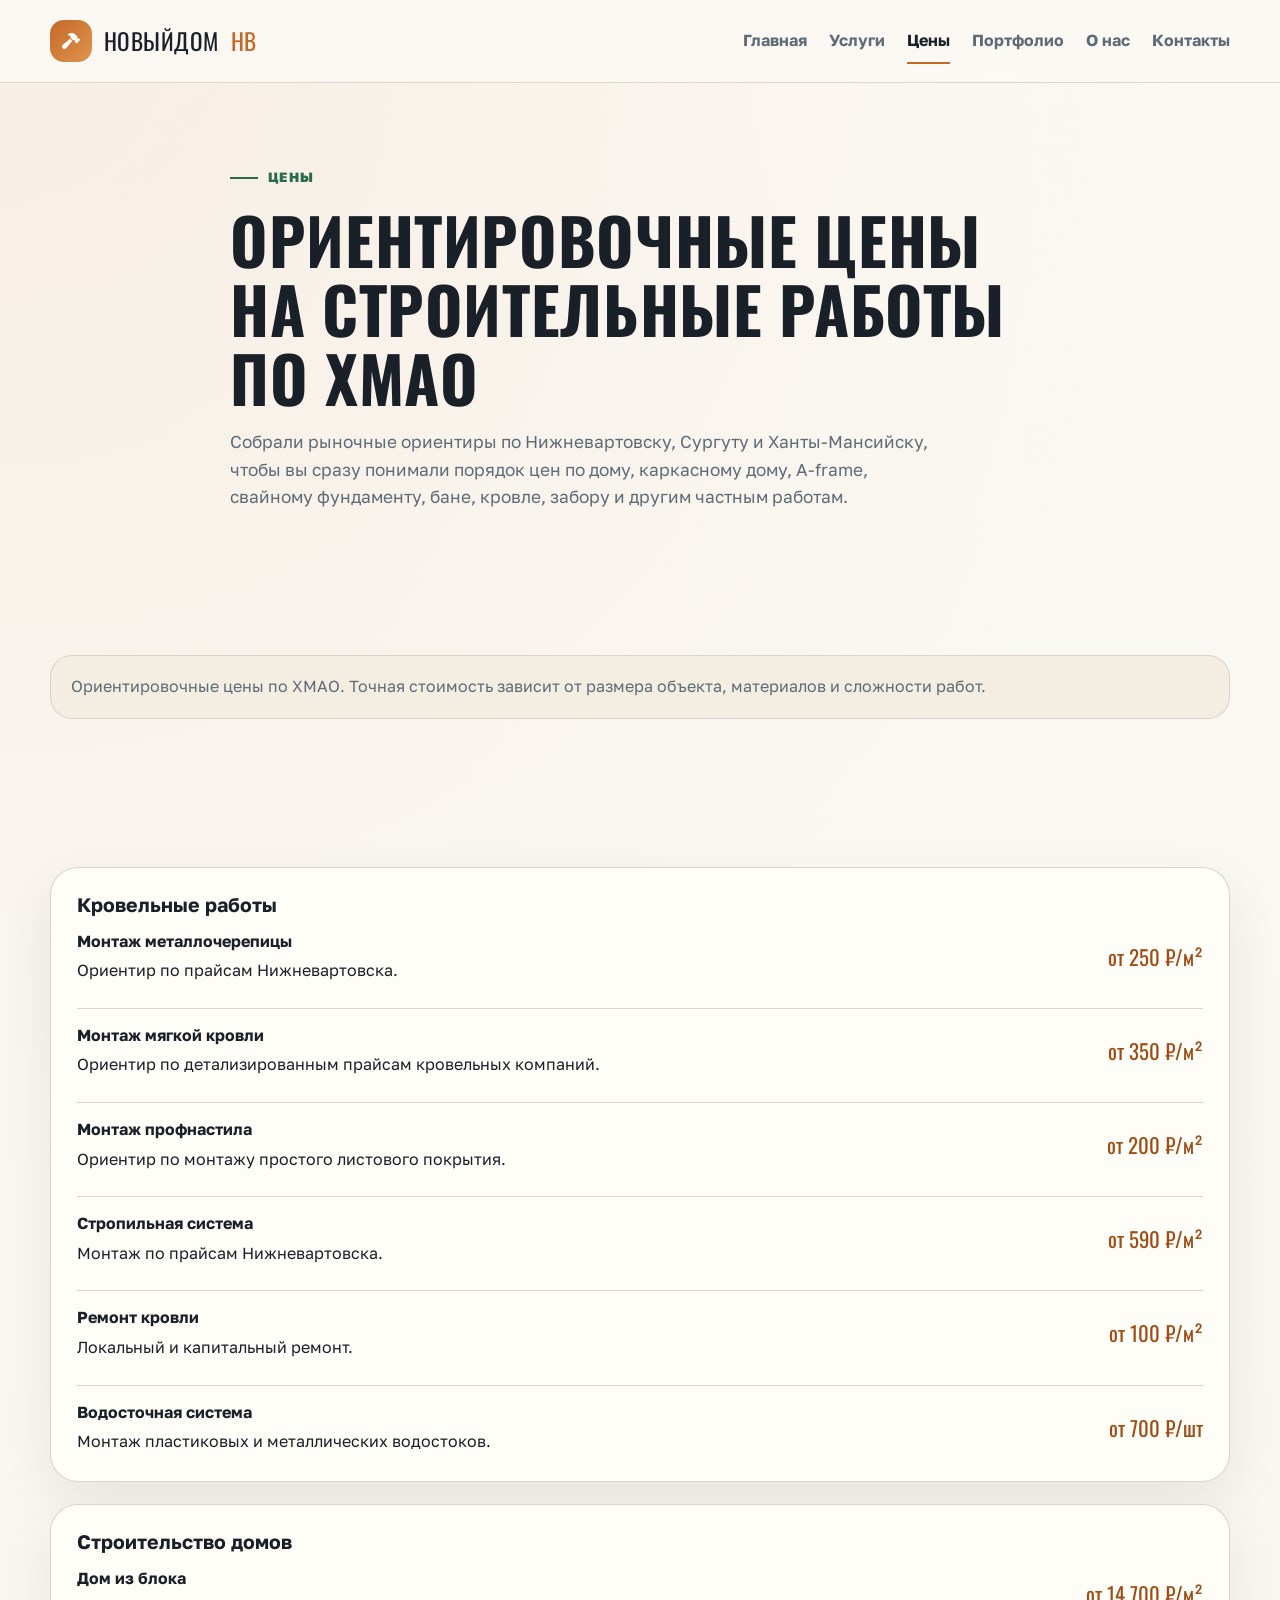
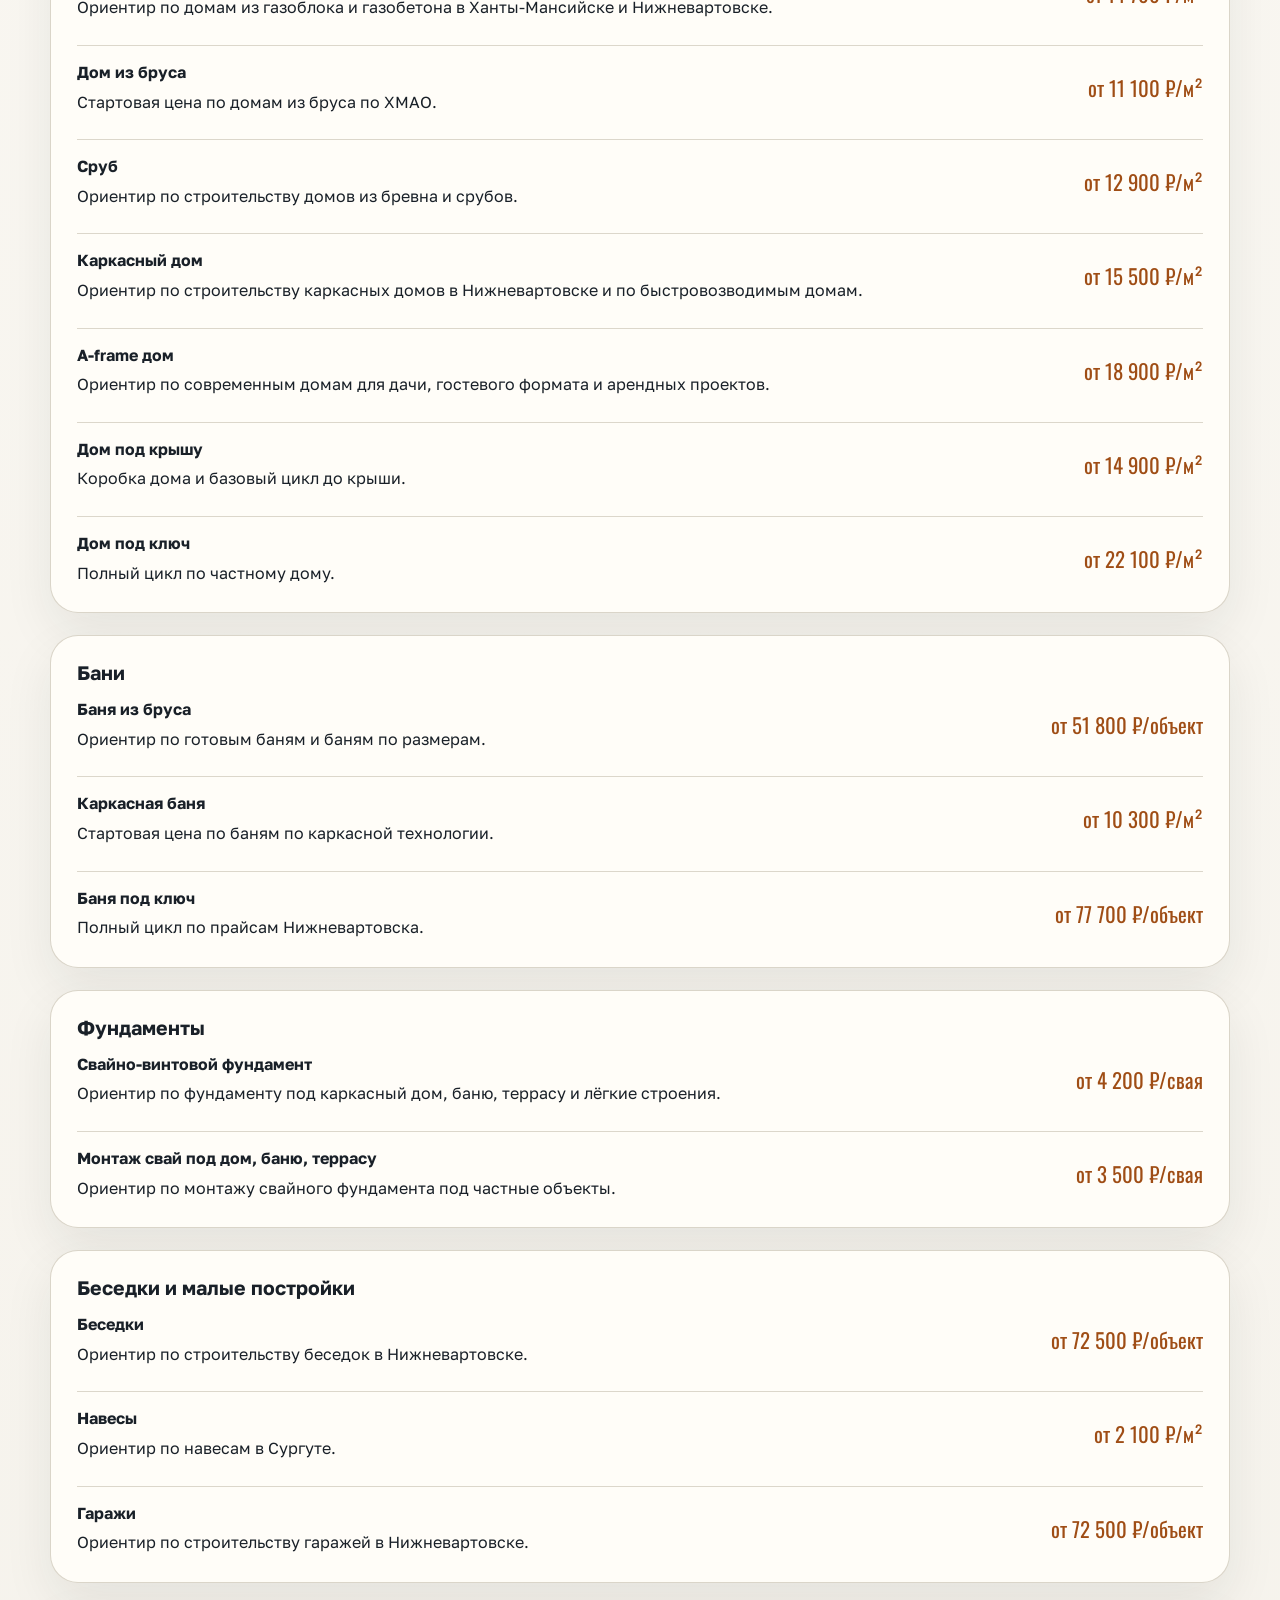
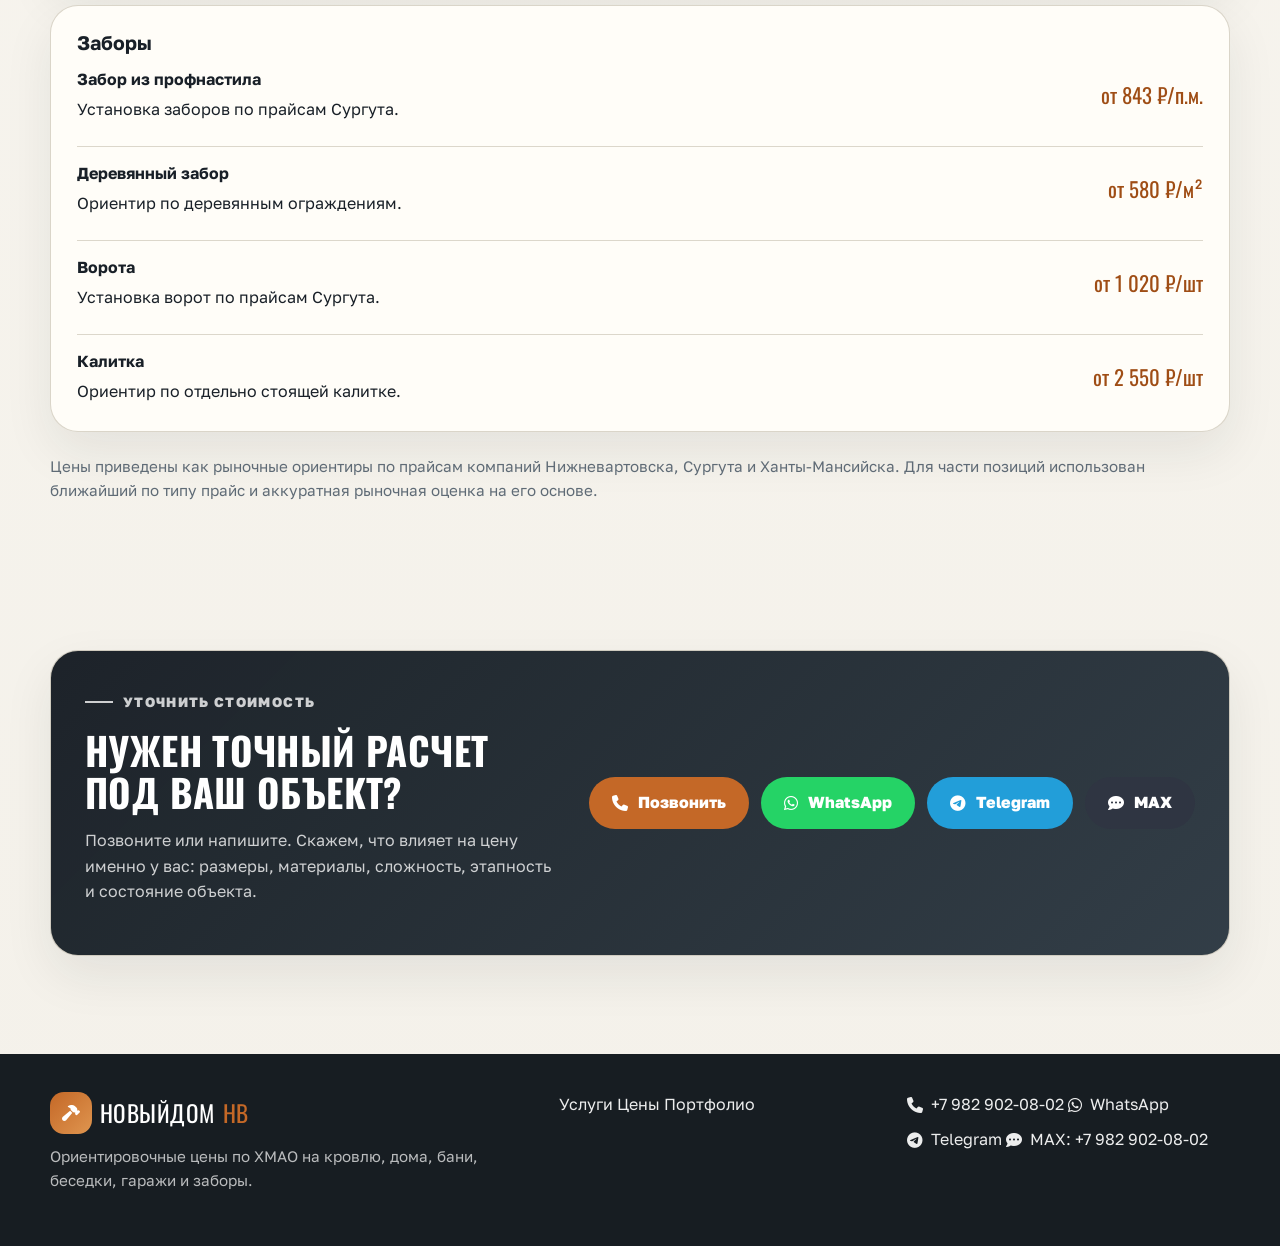
<file: prices.html>
<!DOCTYPE html>
<html lang="ru">
<head>
  <meta charset="UTF-8">
  <meta name="viewport" content="width=device-width, initial-scale=1.0">
  <title>Цены на каркасные дома, A-frame и свайные фундаменты | НовыйДом НВ</title>
  <meta name="description" content="Ориентировочные цены в Нижневартовске на каркасные дома, A-frame дома, свайно-винтовой фундамент, кровельные работы, строительство домов, бань, беседок, гаражей и заборов.">
  <meta name="theme-color" content="#1d2329">
  <link rel="preconnect" href="https://fonts.googleapis.com">
  <link rel="preconnect" href="https://fonts.gstatic.com" crossorigin>
  <link href="https://fonts.googleapis.com/css2?family=Golos+Text:wght@400;500;700;800&family=Oswald:wght@500;600;700&display=swap" rel="stylesheet">
  <link rel="stylesheet" href="styles.css">
  <link rel="stylesheet" href="https://cdnjs.cloudflare.com/ajax/libs/font-awesome/6.5.0/css/all.min.css">
</head>
<body>
  <header class="site-header">
    <div class="container nav-wrap">
      <a href="index.html" class="logo">
        <span class="logo-mark"><i class="fa-solid fa-hammer"></i></span>
        <span>НовыйДом</span>
        <span>НВ</span>
      </a>
      <button class="menu-toggle" aria-label="Открыть меню" aria-expanded="false">
        <i class="fa-solid fa-bars"></i>
      </button>
      <nav class="site-nav">
        <a href="index.html">Главная</a>
        <a href="services.html">Услуги</a>
        <a href="prices.html" class="active">Цены</a>
        <a href="portfolio.html">Портфолио</a>
        <a href="about.html">О нас</a>
        <a href="contacts.html">Контакты</a>
      </nav>
    </div>
  </header>

  <main>
    <section class="page-hero">
      <div class="container narrow">
        <p class="eyebrow">Цены</p>
        <h1>Ориентировочные цены на строительные работы по ХМАО</h1>
        <p class="lead">Собрали рыночные ориентиры по Нижневартовску, Сургуту и Ханты-Мансийску, чтобы вы сразу понимали порядок цен по дому, каркасному дому, A-frame, свайному фундаменту, бане, кровле, забору и другим частным работам.</p>
      </div>
    </section>

    <section class="section">
      <div class="container">
        <div class="price-note">
          Ориентировочные цены по ХМАО. Точная стоимость зависит от размера объекта, материалов и сложности работ.
        </div>
      </div>
    </section>

    <section class="section">
      <div class="container price-groups">
        <article class="card price-card">
          <h3>Кровельные работы</h3>
          <div class="price-table">
            <div class="price-row">
              <div>
                <strong>Монтаж металлочерепицы</strong>
                <span>Ориентир по прайсам Нижневартовска.</span>
              </div>
              <div class="price-value">от 250 ₽/м²</div>
            </div>
            <div class="price-row">
              <div>
                <strong>Монтаж мягкой кровли</strong>
                <span>Ориентир по детализированным прайсам кровельных компаний.</span>
              </div>
              <div class="price-value">от 350 ₽/м²</div>
            </div>
            <div class="price-row">
              <div>
                <strong>Монтаж профнастила</strong>
                <span>Ориентир по монтажу простого листового покрытия.</span>
              </div>
              <div class="price-value">от 200 ₽/м²</div>
            </div>
            <div class="price-row">
              <div>
                <strong>Стропильная система</strong>
                <span>Монтаж по прайсам Нижневартовска.</span>
              </div>
              <div class="price-value">от 590 ₽/м²</div>
            </div>
            <div class="price-row">
              <div>
                <strong>Ремонт кровли</strong>
                <span>Локальный и капитальный ремонт.</span>
              </div>
              <div class="price-value">от 100 ₽/м²</div>
            </div>
            <div class="price-row">
              <div>
                <strong>Водосточная система</strong>
                <span>Монтаж пластиковых и металлических водостоков.</span>
              </div>
              <div class="price-value">от 700 ₽/шт</div>
            </div>
          </div>
        </article>

        <article class="card price-card">
          <h3>Строительство домов</h3>
          <div class="price-table">
            <div class="price-row">
              <div>
                <strong>Дом из блока</strong>
                <span>Ориентир по домам из газоблока и газобетона в Ханты-Мансийске и Нижневартовске.</span>
              </div>
              <div class="price-value">от 14 700 ₽/м²</div>
            </div>
            <div class="price-row">
              <div>
                <strong>Дом из бруса</strong>
                <span>Стартовая цена по домам из бруса по ХМАО.</span>
              </div>
              <div class="price-value">от 11 100 ₽/м²</div>
            </div>
            <div class="price-row">
              <div>
                <strong>Сруб</strong>
                <span>Ориентир по строительству домов из бревна и срубов.</span>
              </div>
              <div class="price-value">от 12 900 ₽/м²</div>
            </div>
            <div class="price-row">
              <div>
                <strong>Каркасный дом</strong>
                <span>Ориентир по строительству каркасных домов в Нижневартовске и по быстровозводимым домам.</span>
              </div>
              <div class="price-value">от 15 500 ₽/м²</div>
            </div>
            <div class="price-row">
              <div>
                <strong>A-frame дом</strong>
                <span>Ориентир по современным домам для дачи, гостевого формата и арендных проектов.</span>
              </div>
              <div class="price-value">от 18 900 ₽/м²</div>
            </div>
            <div class="price-row">
              <div>
                <strong>Дом под крышу</strong>
                <span>Коробка дома и базовый цикл до крыши.</span>
              </div>
              <div class="price-value">от 14 900 ₽/м²</div>
            </div>
            <div class="price-row">
              <div>
                <strong>Дом под ключ</strong>
                <span>Полный цикл по частному дому.</span>
              </div>
              <div class="price-value">от 22 100 ₽/м²</div>
            </div>
          </div>
        </article>

        <article class="card price-card">
          <h3>Бани</h3>
          <div class="price-table">
            <div class="price-row">
              <div>
                <strong>Баня из бруса</strong>
                <span>Ориентир по готовым баням и баням по размерам.</span>
              </div>
              <div class="price-value">от 51 800 ₽/объект</div>
            </div>
            <div class="price-row">
              <div>
                <strong>Каркасная баня</strong>
                <span>Стартовая цена по баням по каркасной технологии.</span>
              </div>
              <div class="price-value">от 10 300 ₽/м²</div>
            </div>
            <div class="price-row">
              <div>
                <strong>Баня под ключ</strong>
                <span>Полный цикл по прайсам Нижневартовска.</span>
              </div>
              <div class="price-value">от 77 700 ₽/объект</div>
            </div>
          </div>
        </article>

        <article class="card price-card">
          <h3>Фундаменты</h3>
          <div class="price-table">
            <div class="price-row">
              <div>
                <strong>Свайно-винтовой фундамент</strong>
                <span>Ориентир по фундаменту под каркасный дом, баню, террасу и лёгкие строения.</span>
              </div>
              <div class="price-value">от 4 200 ₽/свая</div>
            </div>
            <div class="price-row">
              <div>
                <strong>Монтаж свай под дом, баню, террасу</strong>
                <span>Ориентир по монтажу свайного фундамента под частные объекты.</span>
              </div>
              <div class="price-value">от 3 500 ₽/свая</div>
            </div>
          </div>
        </article>

        <article class="card price-card">
          <h3>Беседки и малые постройки</h3>
          <div class="price-table">
            <div class="price-row">
              <div>
                <strong>Беседки</strong>
                <span>Ориентир по строительству беседок в Нижневартовске.</span>
              </div>
              <div class="price-value">от 72 500 ₽/объект</div>
            </div>
            <div class="price-row">
              <div>
                <strong>Навесы</strong>
                <span>Ориентир по навесам в Сургуте.</span>
              </div>
              <div class="price-value">от 2 100 ₽/м²</div>
            </div>
            <div class="price-row">
              <div>
                <strong>Гаражи</strong>
                <span>Ориентир по строительству гаражей в Нижневартовске.</span>
              </div>
              <div class="price-value">от 72 500 ₽/объект</div>
            </div>
          </div>
        </article>

        <article class="card price-card">
          <h3>Заборы</h3>
          <div class="price-table">
            <div class="price-row">
              <div>
                <strong>Забор из профнастила</strong>
                <span>Установка заборов по прайсам Сургута.</span>
              </div>
              <div class="price-value">от 843 ₽/п.м.</div>
            </div>
            <div class="price-row">
              <div>
                <strong>Деревянный забор</strong>
                <span>Ориентир по деревянным ограждениям.</span>
              </div>
              <div class="price-value">от 580 ₽/м²</div>
            </div>
            <div class="price-row">
              <div>
                <strong>Ворота</strong>
                <span>Установка ворот по прайсам Сургута.</span>
              </div>
              <div class="price-value">от 1 020 ₽/шт</div>
            </div>
            <div class="price-row">
              <div>
                <strong>Калитка</strong>
                <span>Ориентир по отдельно стоящей калитке.</span>
              </div>
              <div class="price-value">от 2 550 ₽/шт</div>
            </div>
          </div>
        </article>

        <div class="price-source">
          Цены приведены как рыночные ориентиры по прайсам компаний Нижневартовска, Сургута и Ханты-Мансийска. Для части позиций использован ближайший по типу прайс и аккуратная рыночная оценка на его основе.
        </div>
      </div>
    </section>

    <section class="section">
      <div class="container cta-box">
        <div>
          <p class="eyebrow">Уточнить стоимость</p>
          <h2>Нужен точный расчет под ваш объект?</h2>
          <p>Позвоните или напишите. Скажем, что влияет на цену именно у вас: размеры, материалы, сложность, этапность и состояние объекта.</p>
        </div>
        <div class="cta-actions">
          <a class="btn btn-primary" href="tel:+79829020802"><i class="fa-solid fa-phone"></i> Позвонить</a>
          <a class="btn btn-whatsapp" href="https://wa.me/79829020802" target="_blank" rel="noopener"><i class="fa-brands fa-whatsapp"></i> WhatsApp</a>
          <a class="btn btn-telegram" href="https://t.me/+79829020802" target="_blank" rel="noopener"><i class="fa-brands fa-telegram"></i> Telegram</a>
          <a class="btn btn-max" href="https://web.max.ru/" target="_blank" rel="noopener"><i class="fa-solid fa-comment-dots"></i> MAX</a>
        </div>
      </div>
    </section>
  </main>

  <footer class="site-footer">
    <div class="container footer-grid">
      <div>
        <a href="index.html" class="logo">
          <span class="logo-mark"><i class="fa-solid fa-hammer"></i></span>
          <span>НовыйДом</span>
          <span>НВ</span>
        </a>
        <p class="footer-note">Ориентировочные цены по ХМАО на кровлю, дома, бани, беседки, гаражи и заборы.</p>
      </div>
      <div>
        <a href="services.html">Услуги</a>
        <a href="prices.html">Цены</a>
        <a href="portfolio.html">Портфолио</a>
      </div>
      <div>
        <a href="tel:+79829020802"><i class="fa-solid fa-phone"></i> +7 982 902-08-02</a>
        <a href="https://wa.me/79829020802" target="_blank" rel="noopener"><i class="fa-brands fa-whatsapp"></i> WhatsApp</a>
        <a href="https://t.me/+79829020802" target="_blank" rel="noopener"><i class="fa-brands fa-telegram"></i> Telegram</a>
        <a href="https://web.max.ru/" target="_blank" rel="noopener"><i class="fa-solid fa-comment-dots"></i> MAX: +7 982 902-08-02</a>
      </div>
    </div>
  </footer>

  <script src="script.js"></script>
</body>
</html>
</file>
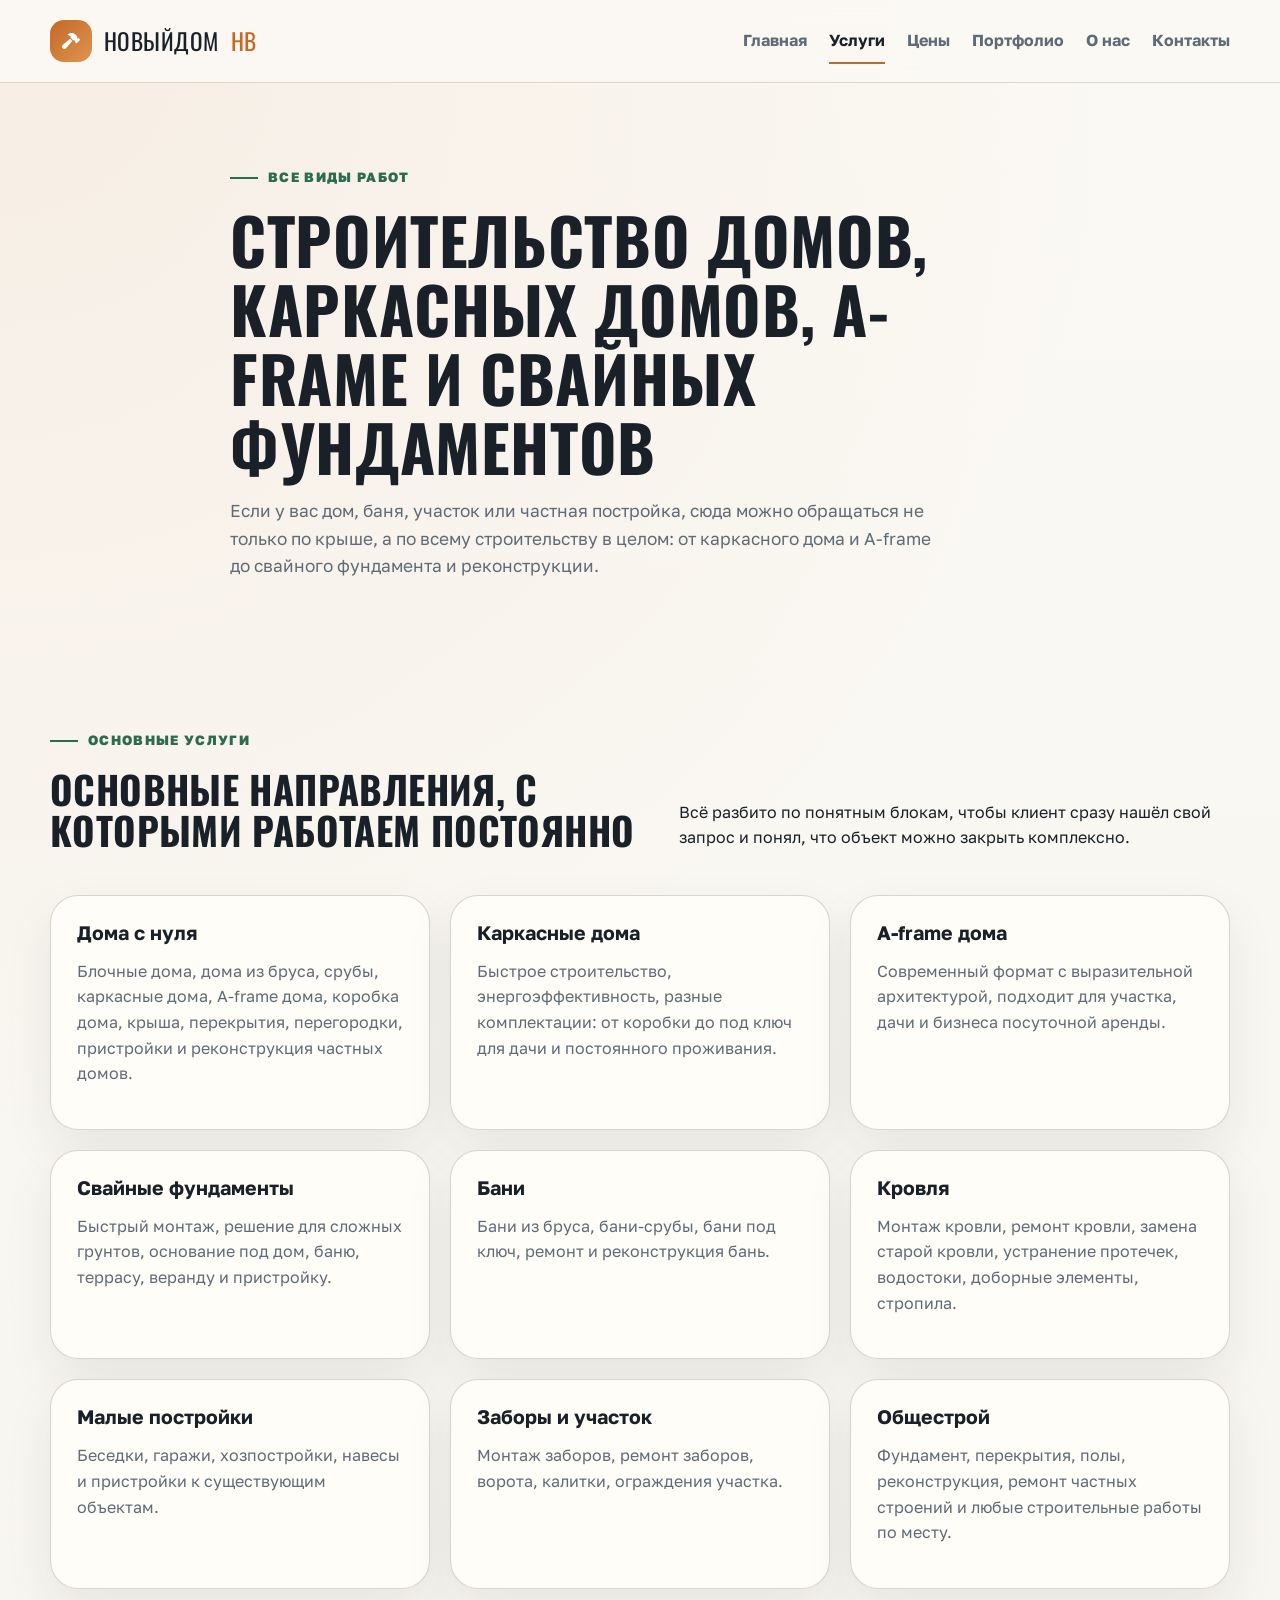
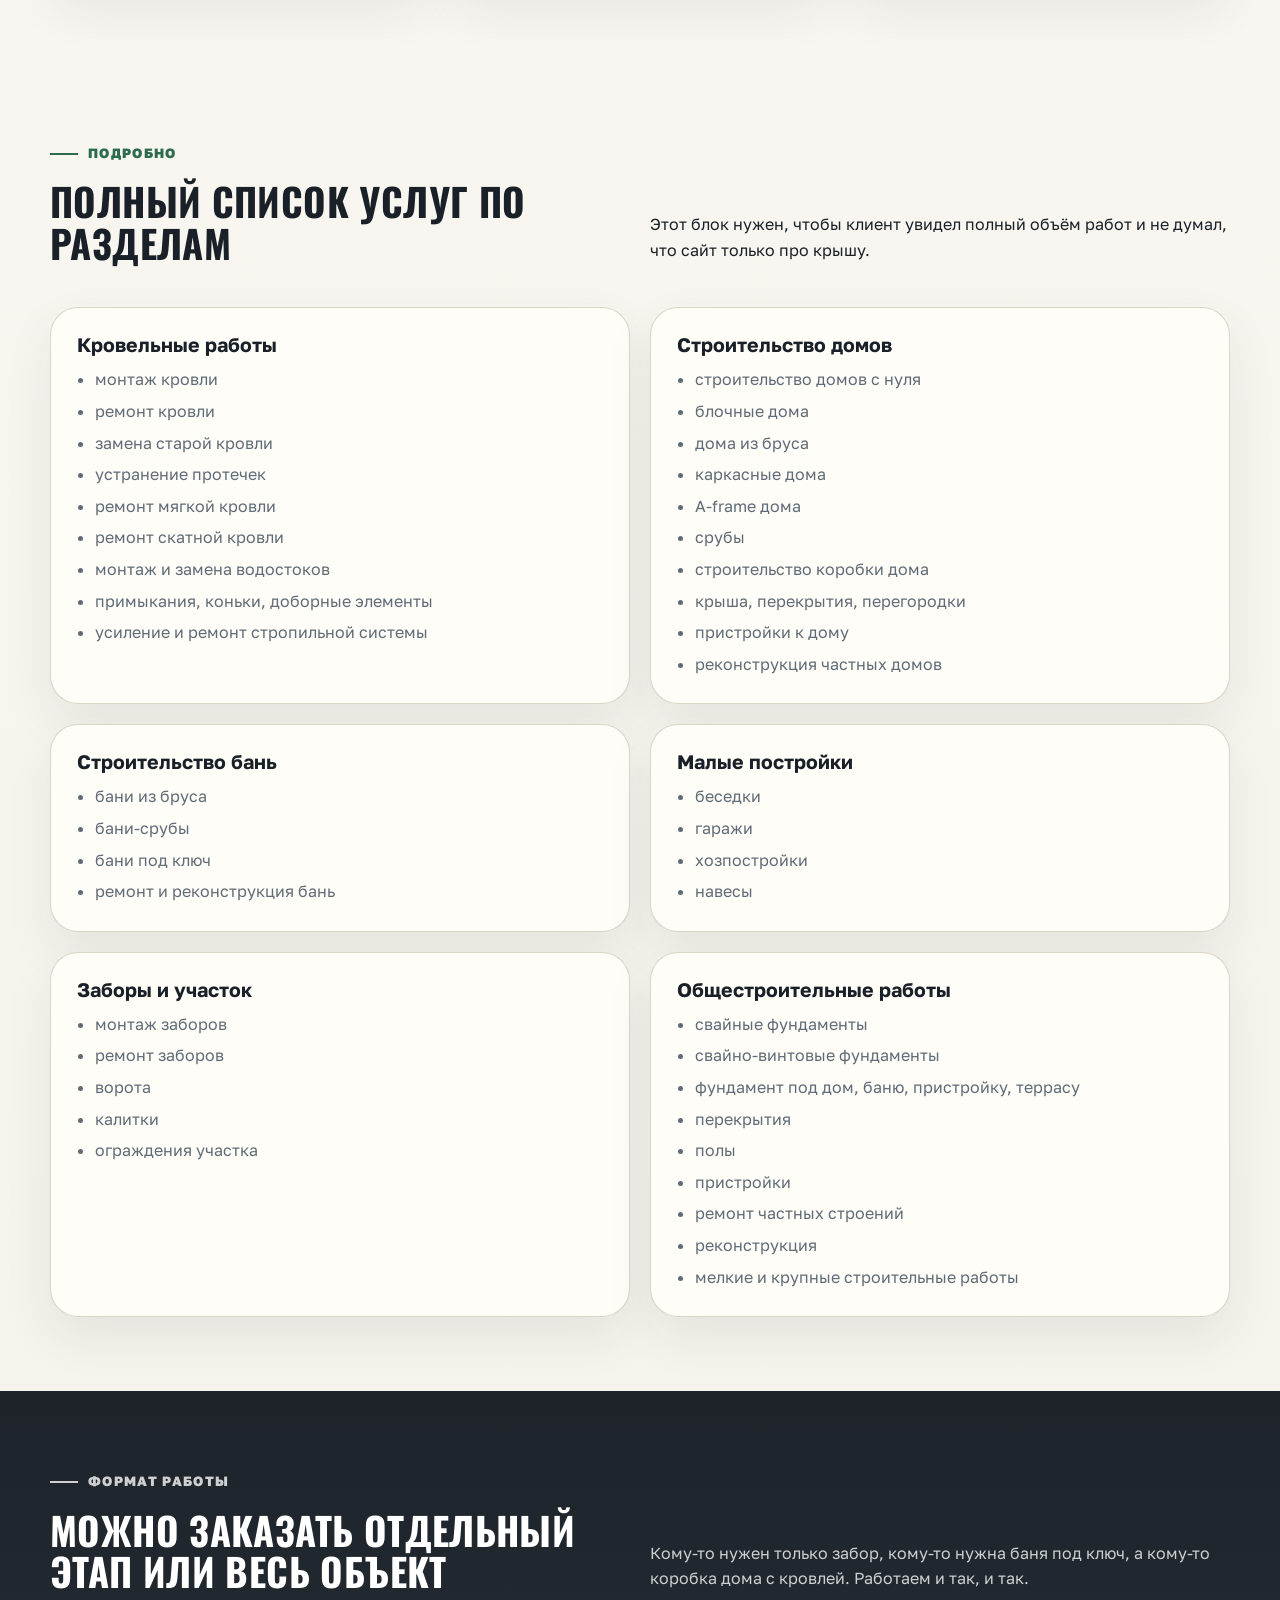
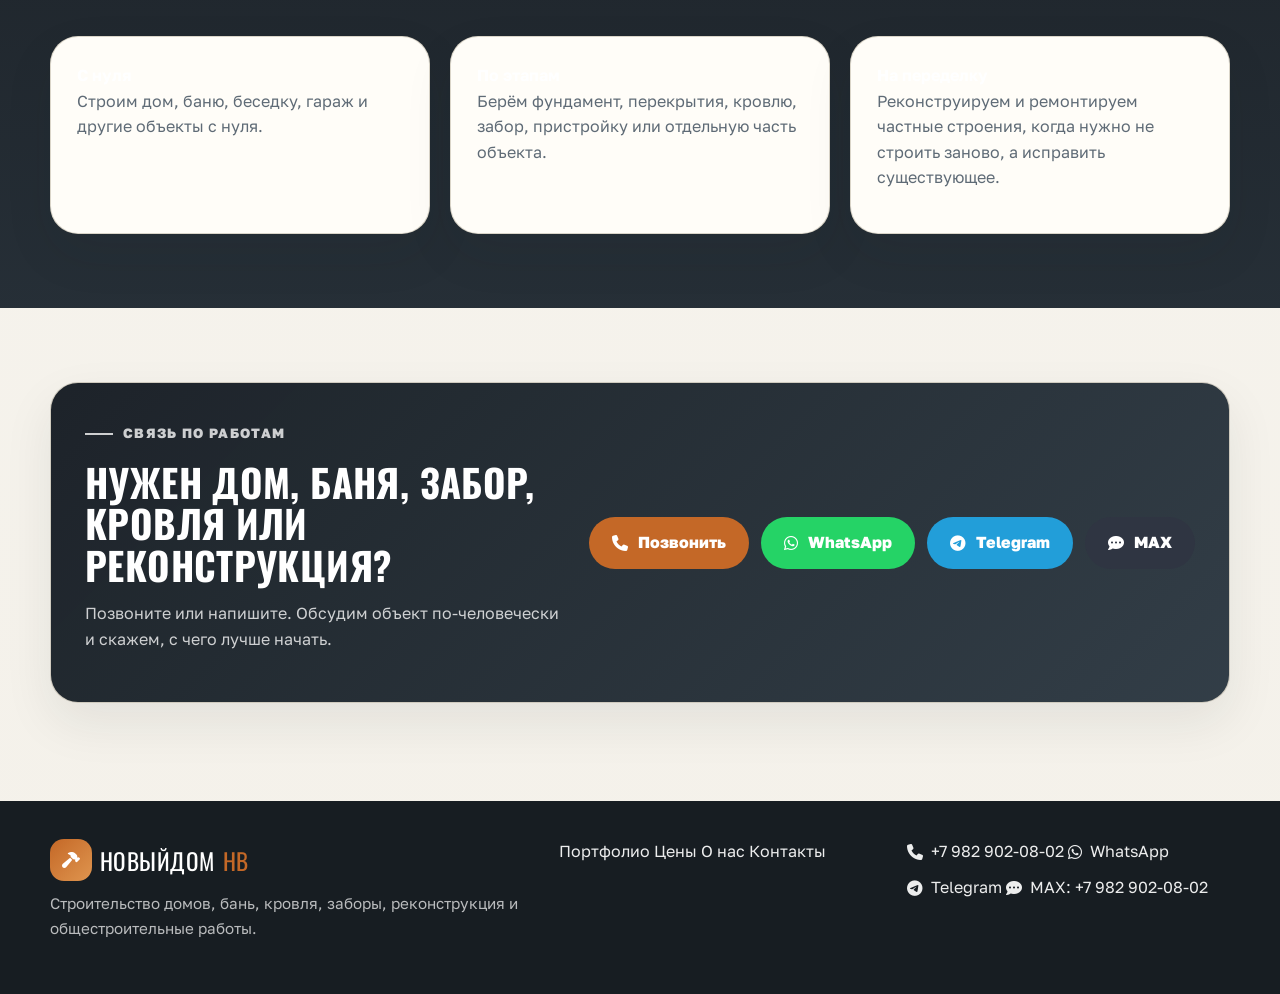
<file: services.html>
<!DOCTYPE html>
<html lang="ru">
<head>
  <meta charset="UTF-8">
  <meta name="viewport" content="width=device-width, initial-scale=1.0">
  <title>Услуги: каркасные дома, A-frame дома и свайные фундаменты | НовыйДом НВ</title>
  <meta name="description" content="Услуги НовыйДом НВ в Нижневартовске: строительство каркасных домов, A-frame домов, свайно-винтовых фундаментов, домов, бань, кровли, заборов, ремонт и реконструкция частных объектов.">
  <meta name="theme-color" content="#1d2329">
  <link rel="preconnect" href="https://fonts.googleapis.com">
  <link rel="preconnect" href="https://fonts.gstatic.com" crossorigin>
  <link href="https://fonts.googleapis.com/css2?family=Golos+Text:wght@400;500;700;800&family=Oswald:wght@500;600;700&display=swap" rel="stylesheet">
  <link rel="stylesheet" href="styles.css">
  <link rel="stylesheet" href="https://cdnjs.cloudflare.com/ajax/libs/font-awesome/6.5.0/css/all.min.css">
</head>
<body>
  <header class="site-header">
    <div class="container nav-wrap">
      <a href="index.html" class="logo">
        <span class="logo-mark"><i class="fa-solid fa-hammer"></i></span>
        <span>НовыйДом</span>
        <span>НВ</span>
      </a>
      <button class="menu-toggle" aria-label="Открыть меню" aria-expanded="false">
        <i class="fa-solid fa-bars"></i>
      </button>
      <nav class="site-nav">
        <a href="index.html">Главная</a>
        <a href="services.html" class="active">Услуги</a>
        <a href="prices.html">Цены</a>
        <a href="portfolio.html">Портфолио</a>
        <a href="about.html">О нас</a>
        <a href="contacts.html">Контакты</a>
      </nav>
    </div>
  </header>

  <main>
    <section class="page-hero">
      <div class="container narrow">
        <p class="eyebrow">Все виды работ</p>
        <h1>Строительство домов, каркасных домов, A-frame и свайных фундаментов</h1>
        <p class="lead">Если у вас дом, баня, участок или частная постройка, сюда можно обращаться не только по крыше, а по всему строительству в целом: от каркасного дома и A-frame до свайного фундамента и реконструкции.</p>
      </div>
    </section>

    <section class="section">
      <div class="container">
        <div class="section-heading">
          <div>
            <p class="eyebrow">Основные услуги</p>
            <h2>Основные направления, с которыми работаем постоянно</h2>
          </div>
          <p>Всё разбито по понятным блокам, чтобы клиент сразу нашёл свой запрос и понял, что объект можно закрыть комплексно.</p>
        </div>

        <div class="cards three-col">
          <article class="card">
            <h3>Дома с нуля</h3>
            <p>Блочные дома, дома из бруса, срубы, каркасные дома, A-frame дома, коробка дома, крыша, перекрытия, перегородки, пристройки и реконструкция частных домов.</p>
          </article>
          <article class="card">
            <h3>Каркасные дома</h3>
            <p>Быстрое строительство, энергоэффективность, разные комплектации: от коробки до под ключ для дачи и постоянного проживания.</p>
          </article>
          <article class="card">
            <h3>A-frame дома</h3>
            <p>Современный формат с выразительной архитектурой, подходит для участка, дачи и бизнеса посуточной аренды.</p>
          </article>
          <article class="card">
            <h3>Свайные фундаменты</h3>
            <p>Быстрый монтаж, решение для сложных грунтов, основание под дом, баню, террасу, веранду и пристройку.</p>
          </article>
          <article class="card">
            <h3>Бани</h3>
            <p>Бани из бруса, бани-срубы, бани под ключ, ремонт и реконструкция бань.</p>
          </article>
          <article class="card">
            <h3>Кровля</h3>
            <p>Монтаж кровли, ремонт кровли, замена старой кровли, устранение протечек, водостоки, доборные элементы, стропила.</p>
          </article>
          <article class="card">
            <h3>Малые постройки</h3>
            <p>Беседки, гаражи, хозпостройки, навесы и пристройки к существующим объектам.</p>
          </article>
          <article class="card">
            <h3>Заборы и участок</h3>
            <p>Монтаж заборов, ремонт заборов, ворота, калитки, ограждения участка.</p>
          </article>
          <article class="card">
            <h3>Общестрой</h3>
            <p>Фундамент, перекрытия, полы, реконструкция, ремонт частных строений и любые строительные работы по месту.</p>
          </article>
        </div>
      </div>
    </section>

    <section class="section">
      <div class="container">
        <div class="section-heading">
          <div>
            <p class="eyebrow">Подробно</p>
            <h2>Полный список услуг по разделам</h2>
          </div>
          <p>Этот блок нужен, чтобы клиент увидел полный объём работ и не думал, что сайт только про крышу.</p>
        </div>

        <div class="service-groups">
          <article class="service-cluster">
            <h3>Кровельные работы</h3>
            <ul>
              <li>монтаж кровли</li>
              <li>ремонт кровли</li>
              <li>замена старой кровли</li>
              <li>устранение протечек</li>
              <li>ремонт мягкой кровли</li>
              <li>ремонт скатной кровли</li>
              <li>монтаж и замена водостоков</li>
              <li>примыкания, коньки, доборные элементы</li>
              <li>усиление и ремонт стропильной системы</li>
            </ul>
          </article>
          <article class="service-cluster">
            <h3>Строительство домов</h3>
            <ul>
              <li>строительство домов с нуля</li>
              <li>блочные дома</li>
              <li>дома из бруса</li>
              <li>каркасные дома</li>
              <li>A-frame дома</li>
              <li>срубы</li>
              <li>строительство коробки дома</li>
              <li>крыша, перекрытия, перегородки</li>
              <li>пристройки к дому</li>
              <li>реконструкция частных домов</li>
            </ul>
          </article>
          <article class="service-cluster">
            <h3>Строительство бань</h3>
            <ul>
              <li>бани из бруса</li>
              <li>бани-срубы</li>
              <li>бани под ключ</li>
              <li>ремонт и реконструкция бань</li>
            </ul>
          </article>
          <article class="service-cluster">
            <h3>Малые постройки</h3>
            <ul>
              <li>беседки</li>
              <li>гаражи</li>
              <li>хозпостройки</li>
              <li>навесы</li>
            </ul>
          </article>
          <article class="service-cluster">
            <h3>Заборы и участок</h3>
            <ul>
              <li>монтаж заборов</li>
              <li>ремонт заборов</li>
              <li>ворота</li>
              <li>калитки</li>
              <li>ограждения участка</li>
            </ul>
          </article>
          <article class="service-cluster">
            <h3>Общестроительные работы</h3>
            <ul>
              <li>свайные фундаменты</li>
              <li>свайно-винтовые фундаменты</li>
              <li>фундамент под дом, баню, пристройку, террасу</li>
              <li>перекрытия</li>
              <li>полы</li>
              <li>пристройки</li>
              <li>ремонт частных строений</li>
              <li>реконструкция</li>
              <li>мелкие и крупные строительные работы</li>
            </ul>
          </article>
        </div>
      </div>
    </section>

    <section class="section section-dark">
      <div class="container">
        <div class="section-heading">
          <div>
            <p class="eyebrow">Формат работы</p>
            <h2>Можно заказать отдельный этап или весь объект</h2>
          </div>
          <p>Кому-то нужен только забор, кому-то нужна баня под ключ, а кому-то коробка дома с кровлей. Работаем и так, и так.</p>
        </div>

        <div class="cards three-col">
          <article class="card dark-card">
            <strong>С нуля</strong>
            <p>Строим дом, баню, беседку, гараж и другие объекты с нуля.</p>
          </article>
          <article class="card dark-card">
            <strong>По этапам</strong>
            <p>Берём фундамент, перекрытия, кровлю, забор, пристройку или отдельную часть объекта.</p>
          </article>
          <article class="card dark-card">
            <strong>На переделку</strong>
            <p>Реконструируем и ремонтируем частные строения, когда нужно не строить заново, а исправить существующее.</p>
          </article>
        </div>
      </div>
    </section>

    <section class="section">
      <div class="container cta-box">
        <div>
          <p class="eyebrow">Связь по работам</p>
          <h2>Нужен дом, баня, забор, кровля или реконструкция?</h2>
          <p>Позвоните или напишите. Обсудим объект по-человечески и скажем, с чего лучше начать.</p>
        </div>
        <div class="cta-actions">
          <a class="btn btn-primary" href="tel:+79829020802"><i class="fa-solid fa-phone"></i> Позвонить</a>
          <a class="btn btn-whatsapp" href="https://wa.me/79829020802" target="_blank" rel="noopener"><i class="fa-brands fa-whatsapp"></i> WhatsApp</a>
          <a class="btn btn-telegram" href="https://t.me/+79829020802" target="_blank" rel="noopener"><i class="fa-brands fa-telegram"></i> Telegram</a>
          <a class="btn btn-max" href="https://web.max.ru/" target="_blank" rel="noopener"><i class="fa-solid fa-comment-dots"></i> MAX</a>
        </div>
      </div>
    </section>
  </main>

  <footer class="site-footer">
    <div class="container footer-grid">
      <div>
        <a href="index.html" class="logo">
          <span class="logo-mark"><i class="fa-solid fa-hammer"></i></span>
          <span>НовыйДом</span>
          <span>НВ</span>
        </a>
        <p class="footer-note">Строительство домов, бань, кровля, заборы, реконструкция и общестроительные работы.</p>
      </div>
      <div>
        <a href="portfolio.html">Портфолио</a>
        <a href="prices.html">Цены</a>
        <a href="about.html">О нас</a>
        <a href="contacts.html">Контакты</a>
      </div>
      <div>
        <a href="tel:+79829020802"><i class="fa-solid fa-phone"></i> +7 982 902-08-02</a>
        <a href="https://wa.me/79829020802" target="_blank" rel="noopener"><i class="fa-brands fa-whatsapp"></i> WhatsApp</a>
        <a href="https://t.me/+79829020802" target="_blank" rel="noopener"><i class="fa-brands fa-telegram"></i> Telegram</a>
        <a href="https://web.max.ru/" target="_blank" rel="noopener"><i class="fa-solid fa-comment-dots"></i> MAX: +7 982 902-08-02</a>
      </div>
    </div>
  </footer>

  <script src="script.js"></script>
</body>
</html>
</file>
<file: styles.css>
:root {
  --bg: #f4f1ea;
  --surface: #fffdf8;
  --surface-strong: #f3ede2;
  --surface-dark: #1d2329;
  --surface-dark-2: #262f37;
  --text: #192028;
  --muted: #5f6b76;
  --line: #d9d3c7;
  --brand: #c46827;
  --brand-dark: #9f4d15;
  --accent: #2d6b4f;
  --accent-soft: #e2f0e8;
  --warning: #e6b450;
  --white: #ffffff;
  --shadow: 0 20px 50px rgba(25, 32, 40, 0.08);
  --radius: 28px;
}

* {
  box-sizing: border-box;
}

html {
  scroll-behavior: smooth;
}

body {
  margin: 0;
  font-family: "Golos Text", "Segoe UI", sans-serif;
  background:
    radial-gradient(circle at top left, rgba(196, 104, 39, 0.08), transparent 26%),
    linear-gradient(180deg, #fbf9f4 0%, var(--bg) 100%);
  color: var(--text);
  line-height: 1.6;
}

img {
  display: block;
  max-width: 100%;
}

a {
  color: inherit;
  text-decoration: none;
}

button,
input,
textarea {
  font: inherit;
}

.container {
  width: min(1180px, calc(100% - 32px));
  margin: 0 auto;
}

.narrow {
  max-width: 820px;
}

.site-header {
  position: sticky;
  top: 0;
  z-index: 100;
  backdrop-filter: blur(14px);
  background: rgba(251, 249, 244, 0.9);
  border-bottom: 1px solid rgba(217, 211, 199, 0.9);
}

.nav-wrap {
  display: flex;
  align-items: center;
  justify-content: space-between;
  gap: 24px;
  min-height: 82px;
}

.logo {
  display: inline-flex;
  align-items: center;
  gap: 12px;
  font-family: "Oswald", sans-serif;
  font-size: 1.45rem;
  letter-spacing: 0.02em;
  text-transform: uppercase;
}

.logo-mark {
  display: inline-grid;
  place-items: center;
  width: 42px;
  height: 42px;
  border-radius: 14px;
  background: linear-gradient(135deg, var(--brand), #df954f);
  color: var(--white);
  font-size: 1rem;
}

.logo span:last-child {
  color: var(--brand);
}

.site-nav {
  display: flex;
  align-items: center;
  gap: 22px;
}

.site-nav a {
  position: relative;
  color: var(--muted);
  font-weight: 700;
}

.site-nav a::after {
  content: "";
  position: absolute;
  left: 0;
  bottom: -10px;
  width: 100%;
  height: 2px;
  background: var(--brand);
  transform: scaleX(0);
  transform-origin: left;
  transition: transform 0.18s ease;
}

.site-nav a:hover,
.site-nav a.active {
  color: var(--text);
}

.site-nav a:hover::after,
.site-nav a.active::after {
  transform: scaleX(1);
}

.menu-toggle {
  display: none;
  width: 46px;
  height: 46px;
  border: 1px solid var(--line);
  border-radius: 14px;
  background: var(--surface);
  color: var(--text);
  cursor: pointer;
}

.hero,
.page-hero {
  padding: 78px 0 54px;
}

.hero-grid,
.split-grid,
.cta-box,
.contact-layout,
.about-grid {
  display: grid;
  gap: 28px;
}

.hero-grid {
  grid-template-columns: minmax(0, 1.2fr) minmax(320px, 0.85fr);
  align-items: stretch;
}

.eyebrow {
  display: inline-flex;
  align-items: center;
  gap: 10px;
  margin: 0 0 16px;
  font-size: 0.84rem;
  text-transform: uppercase;
  letter-spacing: 0.1em;
  color: var(--accent);
  font-weight: 800;
}

.eyebrow::before {
  content: "";
  width: 28px;
  height: 2px;
  background: currentColor;
}

h1,
h2,
h3,
h4 {
  margin: 0 0 16px;
  line-height: 1.08;
}

h1 {
  font-family: "Oswald", sans-serif;
  font-size: clamp(2.5rem, 5vw, 4.8rem);
  text-transform: uppercase;
  letter-spacing: 0.01em;
}

h2 {
  font-family: "Oswald", sans-serif;
  font-size: clamp(1.8rem, 3vw, 3rem);
  text-transform: uppercase;
  letter-spacing: 0.01em;
}

h3 {
  font-size: 1.22rem;
}

p {
  margin: 0 0 16px;
}

.lead,
.page-hero p:last-child,
.section-intro {
  font-size: 1.08rem;
  color: var(--muted);
  max-width: 64ch;
}

.hero-copy {
  position: relative;
  padding: 38px;
  border-radius: calc(var(--radius) + 8px);
  background:
    linear-gradient(145deg, rgba(255, 255, 255, 0.95), rgba(255, 252, 246, 0.95)),
    var(--surface);
  border: 1px solid rgba(217, 211, 199, 0.92);
  box-shadow: var(--shadow);
  overflow: hidden;
}

.hero-copy::after {
  content: "";
  position: absolute;
  right: -80px;
  top: -60px;
  width: 220px;
  height: 220px;
  border-radius: 50%;
  background: radial-gradient(circle, rgba(196, 104, 39, 0.14), transparent 68%);
}

.hero-actions,
.cta-actions,
.contact-actions,
.button-row {
  display: flex;
  flex-wrap: wrap;
  gap: 12px;
}

.hero-actions {
  margin: 28px 0 0;
}

.btn {
  display: inline-flex;
  align-items: center;
  justify-content: center;
  gap: 10px;
  min-height: 52px;
  padding: 0 22px;
  border-radius: 999px;
  border: 1px solid transparent;
  font-weight: 800;
  transition: transform 0.2s ease, background 0.2s ease, border-color 0.2s ease;
}

.btn:hover {
  transform: translateY(-1px);
}

.btn-primary {
  background: var(--brand);
  color: var(--white);
}

.btn-primary:hover {
  background: var(--brand-dark);
}

.btn-secondary {
  background: var(--surface);
  border-color: var(--line);
}

.btn-whatsapp {
  background: #25d366;
  color: #fff;
}

.btn-telegram {
  background: #229ed9;
  color: #fff;
}

.btn-max {
  background: #2f3542;
  color: #fff;
}

.hero-badges,
.pill-list,
.stat-list {
  list-style: none;
  padding: 0;
  margin: 0;
}

.hero-badges,
.pill-list {
  display: flex;
  flex-wrap: wrap;
  gap: 10px;
  margin-top: 24px;
}

.hero-badges li,
.pill-list li {
  padding: 9px 14px;
  border-radius: 999px;
  background: var(--accent-soft);
  color: var(--accent);
  font-weight: 700;
  border: 1px solid rgba(45, 107, 79, 0.14);
}

.hero-panel,
.card,
.photo-card,
.portfolio-item,
.cta-box,
.service-cluster,
.info-panel {
  background: var(--surface);
  border: 1px solid rgba(217, 211, 199, 0.95);
  border-radius: var(--radius);
  box-shadow: var(--shadow);
}

.hero-panel {
  overflow: hidden;
  display: grid;
  grid-template-rows: auto 1fr;
}

.hero-panel img {
  width: 100%;
  height: 100%;
  min-height: 280px;
  object-fit: cover;
}

.hero-panel-content {
  padding: 26px;
}

.hero-panel-grid {
  display: grid;
  grid-template-columns: repeat(2, 1fr);
  gap: 12px;
  margin-top: 18px;
}

.hero-panel-grid div {
  padding: 14px;
  border-radius: 18px;
  background: var(--surface-strong);
}

.hero-panel-grid strong,
.stat-list strong {
  display: block;
  font-size: 1.1rem;
  margin-bottom: 4px;
}

.section {
  padding: 74px 0;
}

.section-dark {
  background:
    linear-gradient(180deg, rgba(29, 35, 41, 0.98), rgba(38, 47, 55, 0.98)),
    var(--surface-dark);
  color: var(--white);
}

.section-dark .eyebrow,
.section-dark p,
.section-dark li {
  color: rgba(255, 255, 255, 0.78);
}

.section-heading {
  display: flex;
  justify-content: space-between;
  align-items: end;
  gap: 24px;
  margin-bottom: 28px;
}

.section-heading p {
  max-width: 58ch;
}

.cards {
  display: grid;
  gap: 20px;
}

.two-col {
  grid-template-columns: repeat(2, minmax(0, 1fr));
}

.three-col {
  grid-template-columns: repeat(3, minmax(0, 1fr));
}

.four-col {
  grid-template-columns: repeat(4, minmax(0, 1fr));
}

.card,
.service-cluster,
.info-panel {
  padding: 26px;
}

.card p,
.card li,
.service-cluster li,
.portfolio-copy,
.contact-card p,
.site-footer p {
  color: var(--muted);
}

.direction-card {
  position: relative;
  overflow: hidden;
}

.direction-card::before {
  content: "";
  position: absolute;
  right: -20px;
  top: -20px;
  width: 90px;
  height: 90px;
  border-radius: 50%;
  background: radial-gradient(circle, rgba(196, 104, 39, 0.14), transparent 68%);
}

.direction-card i,
.mini-icon {
  width: 48px;
  height: 48px;
  display: inline-grid;
  place-items: center;
  border-radius: 16px;
  background: var(--surface-strong);
  color: var(--brand);
  margin-bottom: 18px;
  font-size: 1.1rem;
}

.stats-strip {
  display: grid;
  grid-template-columns: repeat(4, minmax(0, 1fr));
  gap: 18px;
}

.stat-list li,
.stats-strip .card {
  padding: 24px;
}

.service-groups {
  display: grid;
  grid-template-columns: repeat(2, minmax(0, 1fr));
  gap: 20px;
}

.service-cluster h3 {
  margin-bottom: 12px;
}

.service-cluster ul {
  margin: 0;
  padding-left: 18px;
}

.service-cluster li + li {
  margin-top: 6px;
}

.about-grid,
.contact-layout {
  grid-template-columns: minmax(0, 1.1fr) minmax(300px, 0.9fr);
  align-items: start;
}

.about-note {
  display: grid;
  gap: 18px;
}

.about-note .info-panel {
  background: linear-gradient(145deg, #fff8ed, #fffdf8);
}

.list-check {
  list-style: none;
  padding: 0;
  margin: 0;
}

.list-check li {
  position: relative;
  padding-left: 28px;
}

.list-check li + li {
  margin-top: 10px;
}

.list-check li::before {
  content: "•";
  position: absolute;
  left: 8px;
  top: 0;
  color: var(--brand);
  font-weight: 900;
}

.portfolio-section + .portfolio-section {
  padding-top: 0;
}

.portfolio-category {
  display: flex;
  justify-content: space-between;
  gap: 20px;
  align-items: end;
  margin-bottom: 22px;
}

.portfolio-gallery {
  display: grid;
  grid-template-columns: repeat(2, minmax(0, 1fr));
  gap: 20px;
}

.portfolio-filters {
  display: flex;
  flex-wrap: wrap;
  gap: 12px;
  margin: 18px 0 28px;
}

.portfolio-filter {
  min-height: 46px;
  padding: 0 18px;
  border-radius: 999px;
  border: 1px solid var(--line);
  background: var(--surface);
  color: var(--muted);
  font-weight: 800;
  cursor: pointer;
}

.portfolio-filter.is-active {
  background: var(--brand);
  border-color: var(--brand);
  color: var(--white);
}

.portfolio-grid-cards {
  display: grid;
  grid-template-columns: repeat(3, minmax(0, 1fr));
  gap: 20px;
}

.portfolio-item,
.photo-card {
  overflow: hidden;
}

.portfolio-item img,
.photo-card img,
.placeholder-photo {
  width: 100%;
  aspect-ratio: 16 / 10;
  object-fit: cover;
}

.portfolio-item-content,
.photo-card-content {
  padding: 22px;
}

.portfolio-open {
  display: block;
  width: 100%;
  padding: 0;
  border: 0;
  background: transparent;
  cursor: zoom-in;
}

.portfolio-open img {
  transition: transform 0.25s ease;
}

.portfolio-open:hover img {
  transform: scale(1.03);
}

.portfolio-tag {
  display: inline-flex;
  margin-bottom: 10px;
  padding: 7px 12px;
  border-radius: 999px;
  background: var(--surface-strong);
  color: var(--brand-dark);
  font-size: 0.82rem;
  font-weight: 800;
  letter-spacing: 0.04em;
  text-transform: uppercase;
}

.placeholder-photo {
  display: grid;
  place-items: center;
  background:
    linear-gradient(135deg, rgba(196, 104, 39, 0.2), rgba(45, 107, 79, 0.2)),
    var(--surface-strong);
  color: var(--text);
  font-family: "Oswald", sans-serif;
  font-size: 1.35rem;
  letter-spacing: 0.04em;
  text-transform: uppercase;
}

.portfolio-lightbox {
  position: fixed;
  inset: 0;
  z-index: 200;
  display: grid;
  place-items: center;
  padding: 20px;
  background: rgba(18, 24, 30, 0.88);
}

.portfolio-lightbox[hidden] {
  display: none;
}

.portfolio-lightbox-inner {
  position: relative;
  max-width: min(1100px, 100%);
  width: 100%;
}

.portfolio-lightbox img {
  width: 100%;
  max-height: 78vh;
  object-fit: contain;
  border-radius: 24px;
  background: #0f1419;
}

.portfolio-lightbox-caption {
  margin-top: 14px;
  color: rgba(255, 255, 255, 0.92);
  text-align: center;
  font-weight: 700;
}

.portfolio-lightbox-close {
  position: absolute;
  top: 18px;
  right: 18px;
  width: 48px;
  height: 48px;
  border: 0;
  border-radius: 50%;
  background: rgba(255, 255, 255, 0.14);
  color: var(--white);
  cursor: pointer;
}

.price-note {
  padding: 18px 20px;
  border-radius: 22px;
  background: var(--surface-strong);
  border: 1px solid rgba(217, 211, 199, 0.95);
  color: var(--muted);
}

.price-groups {
  display: grid;
  gap: 22px;
}

.price-card {
  padding: 26px;
}

.price-card h3 {
  margin-bottom: 14px;
}

.price-table {
  display: grid;
  gap: 10px;
}

.price-row {
  display: grid;
  grid-template-columns: minmax(0, 1.4fr) auto;
  gap: 16px;
  align-items: center;
  padding: 14px 0;
  border-top: 1px solid rgba(217, 211, 199, 0.9);
}

.price-row:first-child {
  border-top: 0;
  padding-top: 0;
}

.price-row:last-child {
  padding-bottom: 0;
}

.price-row strong {
  display: block;
  margin-bottom: 4px;
}

.price-value {
  white-space: nowrap;
  font-family: "Oswald", sans-serif;
  font-size: 1.3rem;
  color: var(--brand-dark);
}

.price-source {
  font-size: 0.95rem;
  color: var(--muted);
}

.cta-box {
  padding: 34px;
  background:
    linear-gradient(135deg, rgba(29, 35, 41, 0.96), rgba(52, 63, 73, 0.95)),
    var(--surface-dark);
  color: var(--white);
  grid-template-columns: minmax(0, 1.15fr) auto;
  align-items: center;
}

.cta-box p {
  color: rgba(255, 255, 255, 0.78);
}

.contact-grid {
  display: grid;
  grid-template-columns: repeat(3, minmax(0, 1fr));
  gap: 20px;
}

.contact-card {
  padding: 28px;
}

.contact-link {
  display: inline-flex;
  align-items: center;
  gap: 10px;
  font-size: 1.05rem;
  font-weight: 800;
  color: var(--brand-dark);
  margin-bottom: 12px;
}

.contact-link i {
  width: 18px;
}

.feedback-form {
  display: grid;
  gap: 12px;
  margin-top: 26px;
}

.feedback-form input,
.feedback-form textarea {
  width: 100%;
  padding: 15px 16px;
  border-radius: 16px;
  border: 1px solid var(--line);
  background: var(--white);
  color: var(--text);
  outline: none;
}

.feedback-form input:focus,
.feedback-form textarea:focus {
  border-color: var(--brand);
}

.feedback-form textarea {
  min-height: 130px;
  resize: vertical;
}

.site-footer {
  margin-top: 24px;
  padding: 38px 0;
  background: #171d22;
  color: var(--white);
}

.footer-grid {
  display: grid;
  grid-template-columns: 1.5fr 1fr 1fr;
  gap: 24px;
}

.site-footer a {
  display: inline-flex;
  align-items: center;
  gap: 8px;
  margin-bottom: 10px;
  color: rgba(255, 255, 255, 0.92);
}

.site-footer p {
  color: rgba(255, 255, 255, 0.7);
}

.site-footer .logo {
  color: #fff;
}

.footer-note {
  font-size: 0.95rem;
}

@media (max-width: 980px) {
  .hero-grid,
  .about-grid,
  .contact-layout,
  .service-groups,
  .cta-box,
  .three-col,
  .four-col,
  .contact-grid,
  .footer-grid,
  .stats-strip {
    grid-template-columns: 1fr;
  }

  .two-col,
  .portfolio-grid-cards,
  .portfolio-gallery {
    grid-template-columns: repeat(2, minmax(0, 1fr));
  }

  .section-heading,
  .portfolio-category {
    display: block;
  }
}

@media (max-width: 760px) {
  .menu-toggle {
    display: inline-grid;
    place-items: center;
  }

  .site-nav {
    position: absolute;
    top: 82px;
    left: 16px;
    right: 16px;
    padding: 14px;
    border: 1px solid var(--line);
    border-radius: 22px;
    background: rgba(255, 253, 248, 0.98);
    box-shadow: var(--shadow);
    display: none;
    flex-direction: column;
    align-items: flex-start;
    gap: 14px;
  }

  .site-nav.open {
    display: flex;
  }

  .hero,
  .page-hero,
  .section {
    padding: 58px 0;
  }

  .hero-copy,
  .card,
  .service-cluster,
  .info-panel,
  .contact-card,
  .cta-box {
    padding: 22px;
  }

  .hero-actions,
  .cta-actions,
  .contact-actions,
  .button-row {
    flex-direction: column;
  }

  .btn {
    width: 100%;
  }

  .two-col,
  .portfolio-grid-cards,
  .price-row,
  .portfolio-gallery,
  .hero-panel-grid {
    grid-template-columns: 1fr;
  }

  h1 {
    font-size: 2.5rem;
  }
}
</file>
